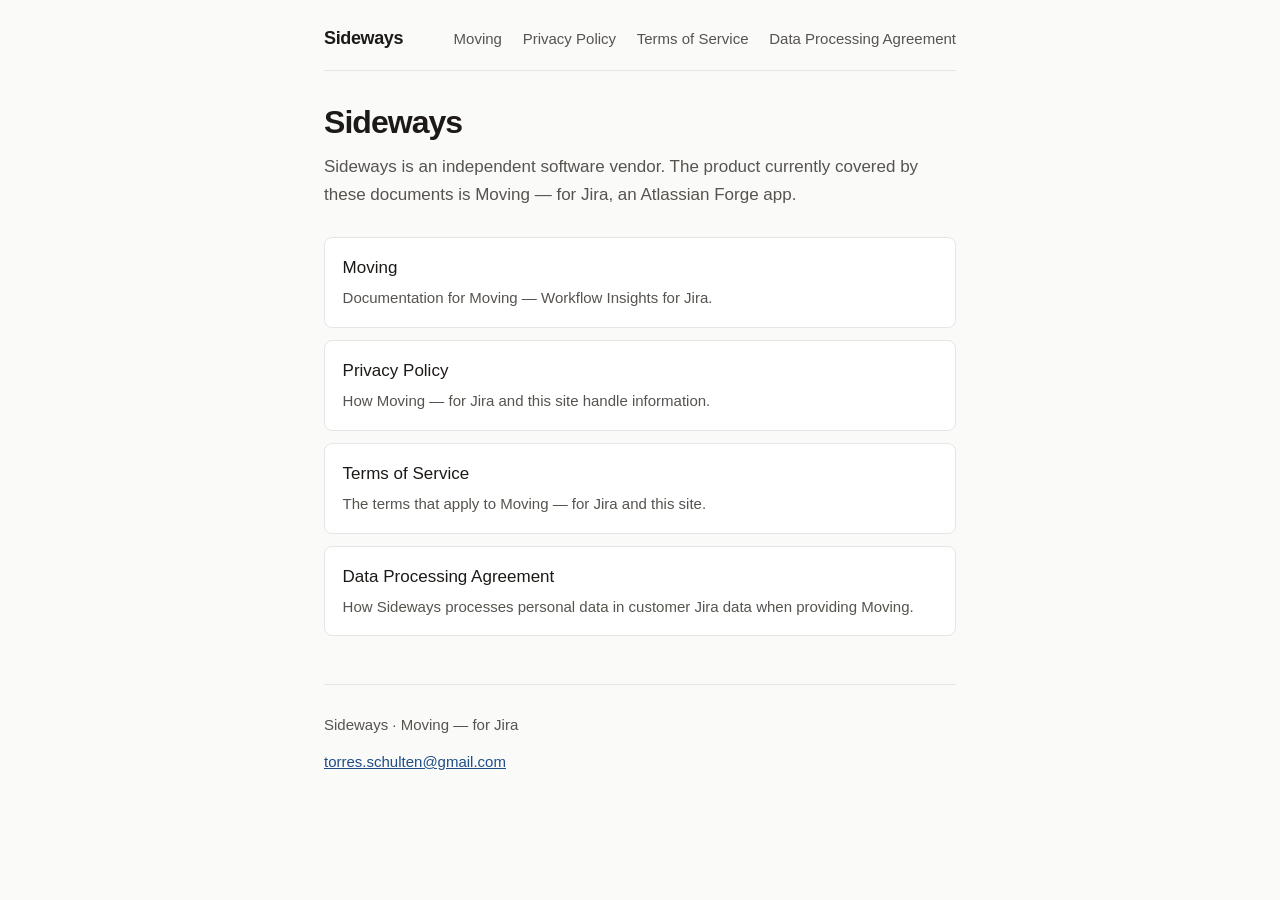
<file: index.html>
<!DOCTYPE html>
<html lang="en">
<head>
  <meta charset="utf-8">
  <meta name="viewport" content="width=device-width, initial-scale=1">
  <meta name="referrer" content="no-referrer">
  <title>Sideways</title>
  <meta name="description" content="Legal documents for Sideways, the vendor of Moving — for Jira.">
  <link rel="icon" href="favicon.png" type="image/png" sizes="192x192">
  <link rel="apple-touch-icon" href="favicon.png">
  <link rel="stylesheet" href="styles.css">
</head>
<body>
  <div class="wrap">
    <header class="site-header">
      <a class="brand" href="./">Sideways</a>
      <nav class="nav" aria-label="Site">
        <a href="moving/">Moving</a>
        <a href="privacy/">Privacy Policy</a>
        <a href="terms/">Terms of Service</a>
        <a href="dpa/">Data Processing Agreement</a>
      </nav>
    </header>

    <main>
      <h1>Sideways</h1>
      <p class="lede">Sideways is an independent software vendor. The product currently covered by these documents is Moving — for Jira, an Atlassian Forge app.</p>
      <ul class="card-list">
        <li>
          <a href="moving/">
            Moving
            <span>Documentation for Moving — Workflow Insights for Jira.</span>
          </a>
        </li>
        <li>
          <a href="privacy/">
            Privacy Policy
            <span>How Moving — for Jira and this site handle information.</span>
          </a>
        </li>
        <li>
          <a href="terms/">
            Terms of Service
            <span>The terms that apply to Moving — for Jira and this site.</span>
          </a>
        </li>
        <li>
          <a href="dpa/">
            Data Processing Agreement
            <span>How Sideways processes personal data in customer Jira data when providing Moving.</span>
          </a>
        </li>
      </ul>
    </main>

    <footer class="site-footer">
      <p>Sideways · Moving — for Jira</p>
      <p><a href="mailto:torres.schulten@gmail.com">torres.schulten@gmail.com</a></p>
    </footer>
  </div>
</body>
</html>
</file>
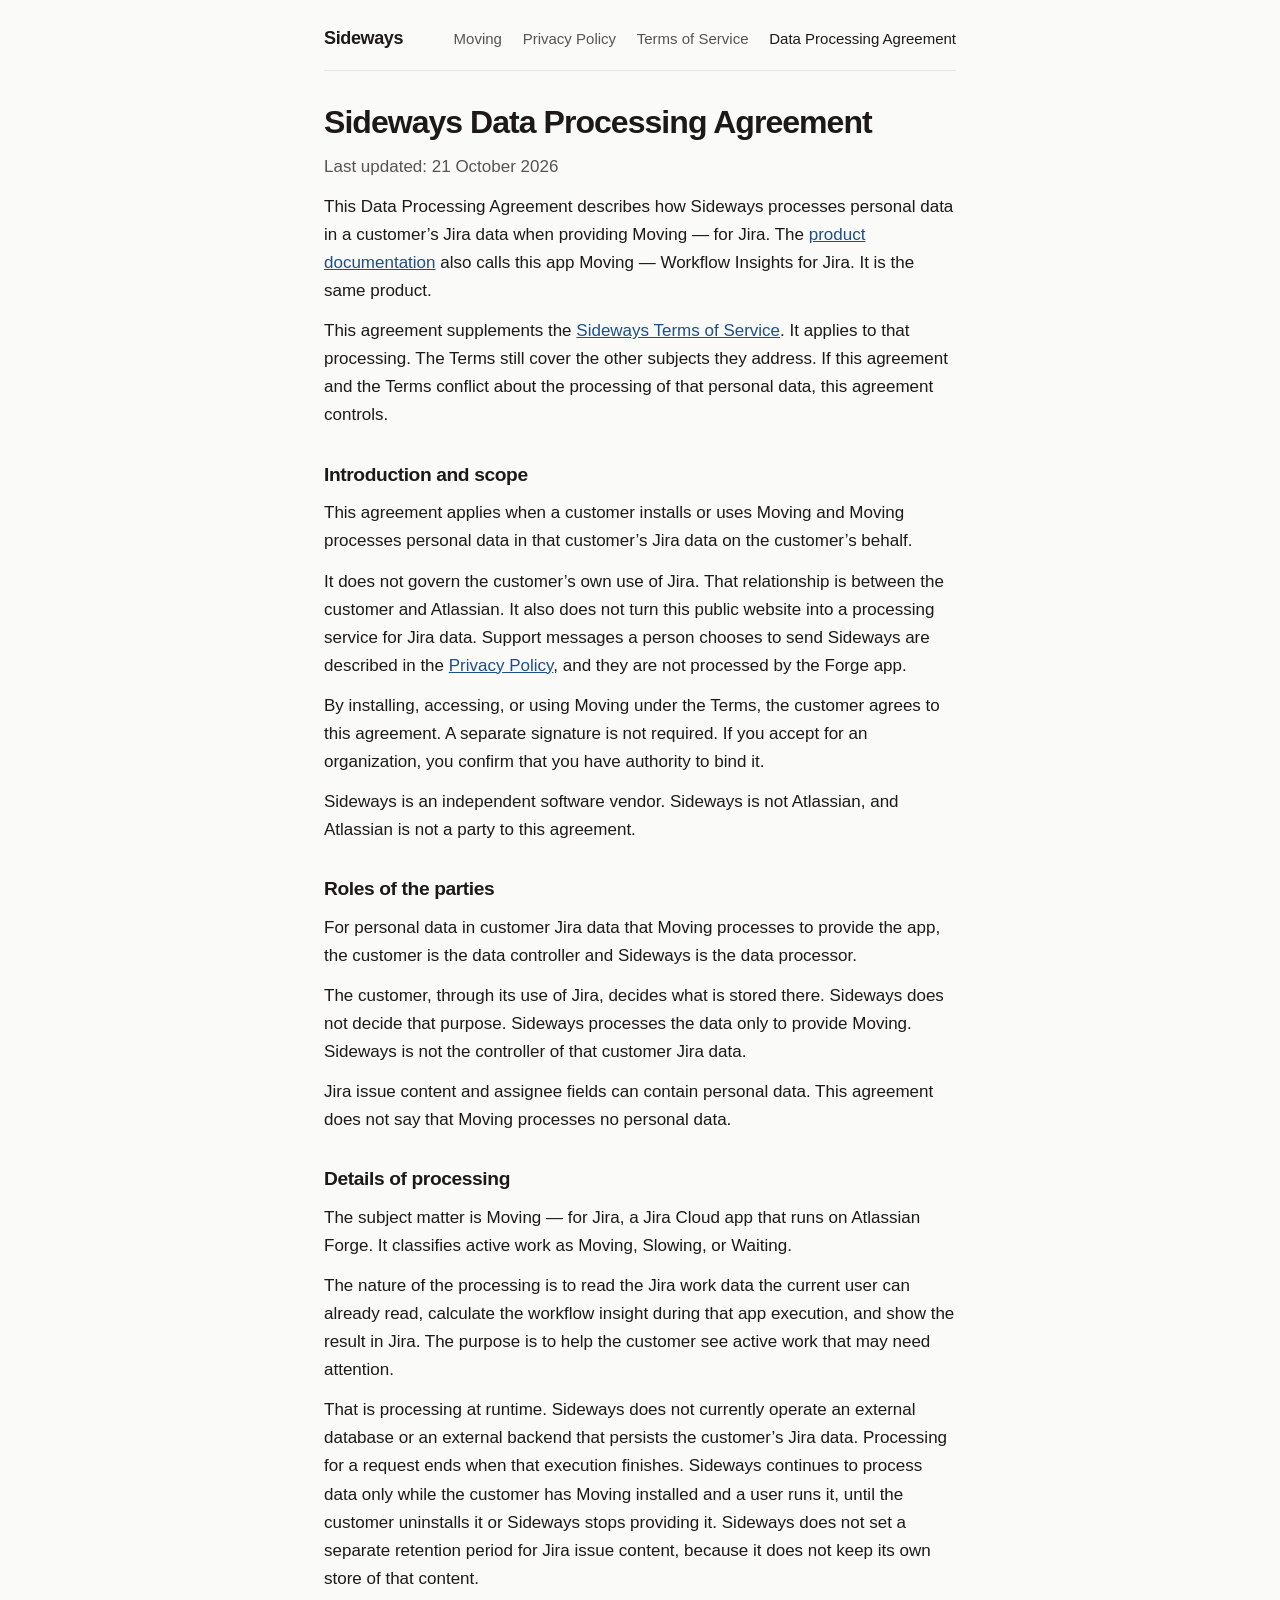
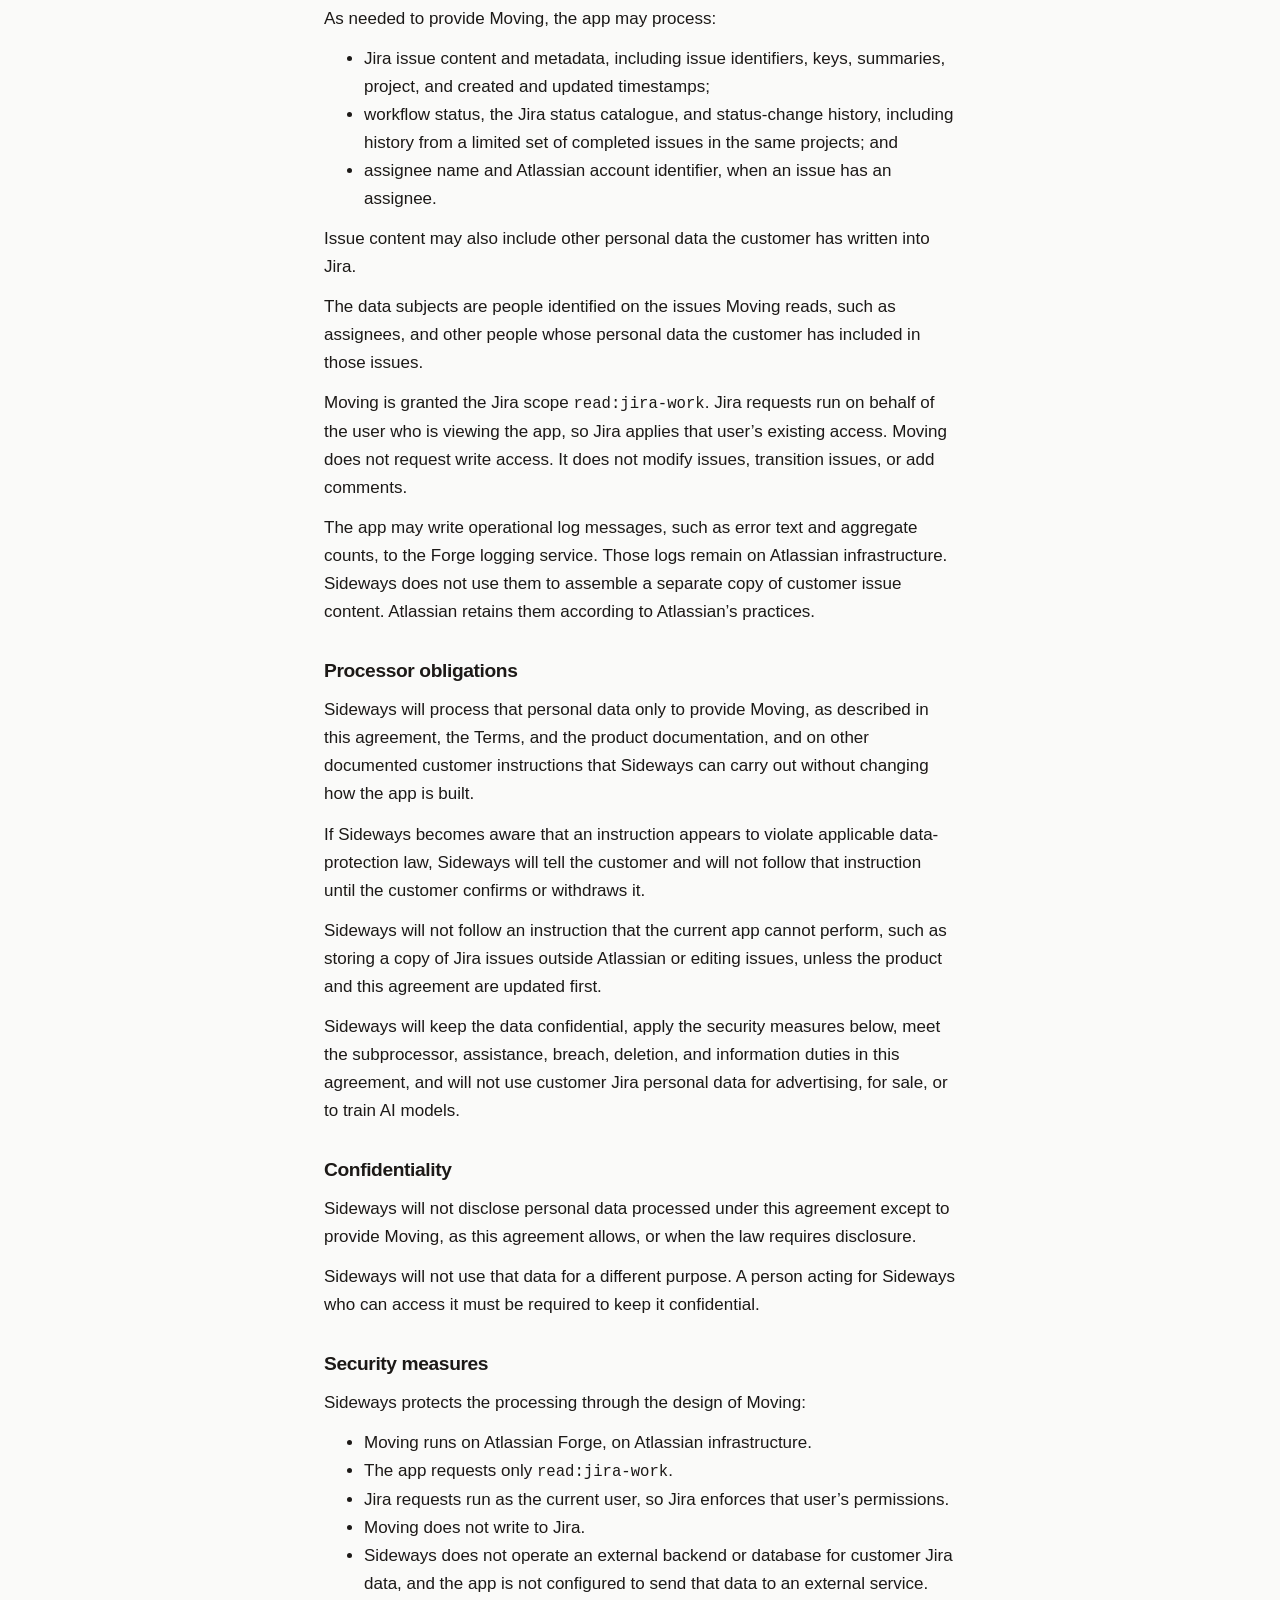
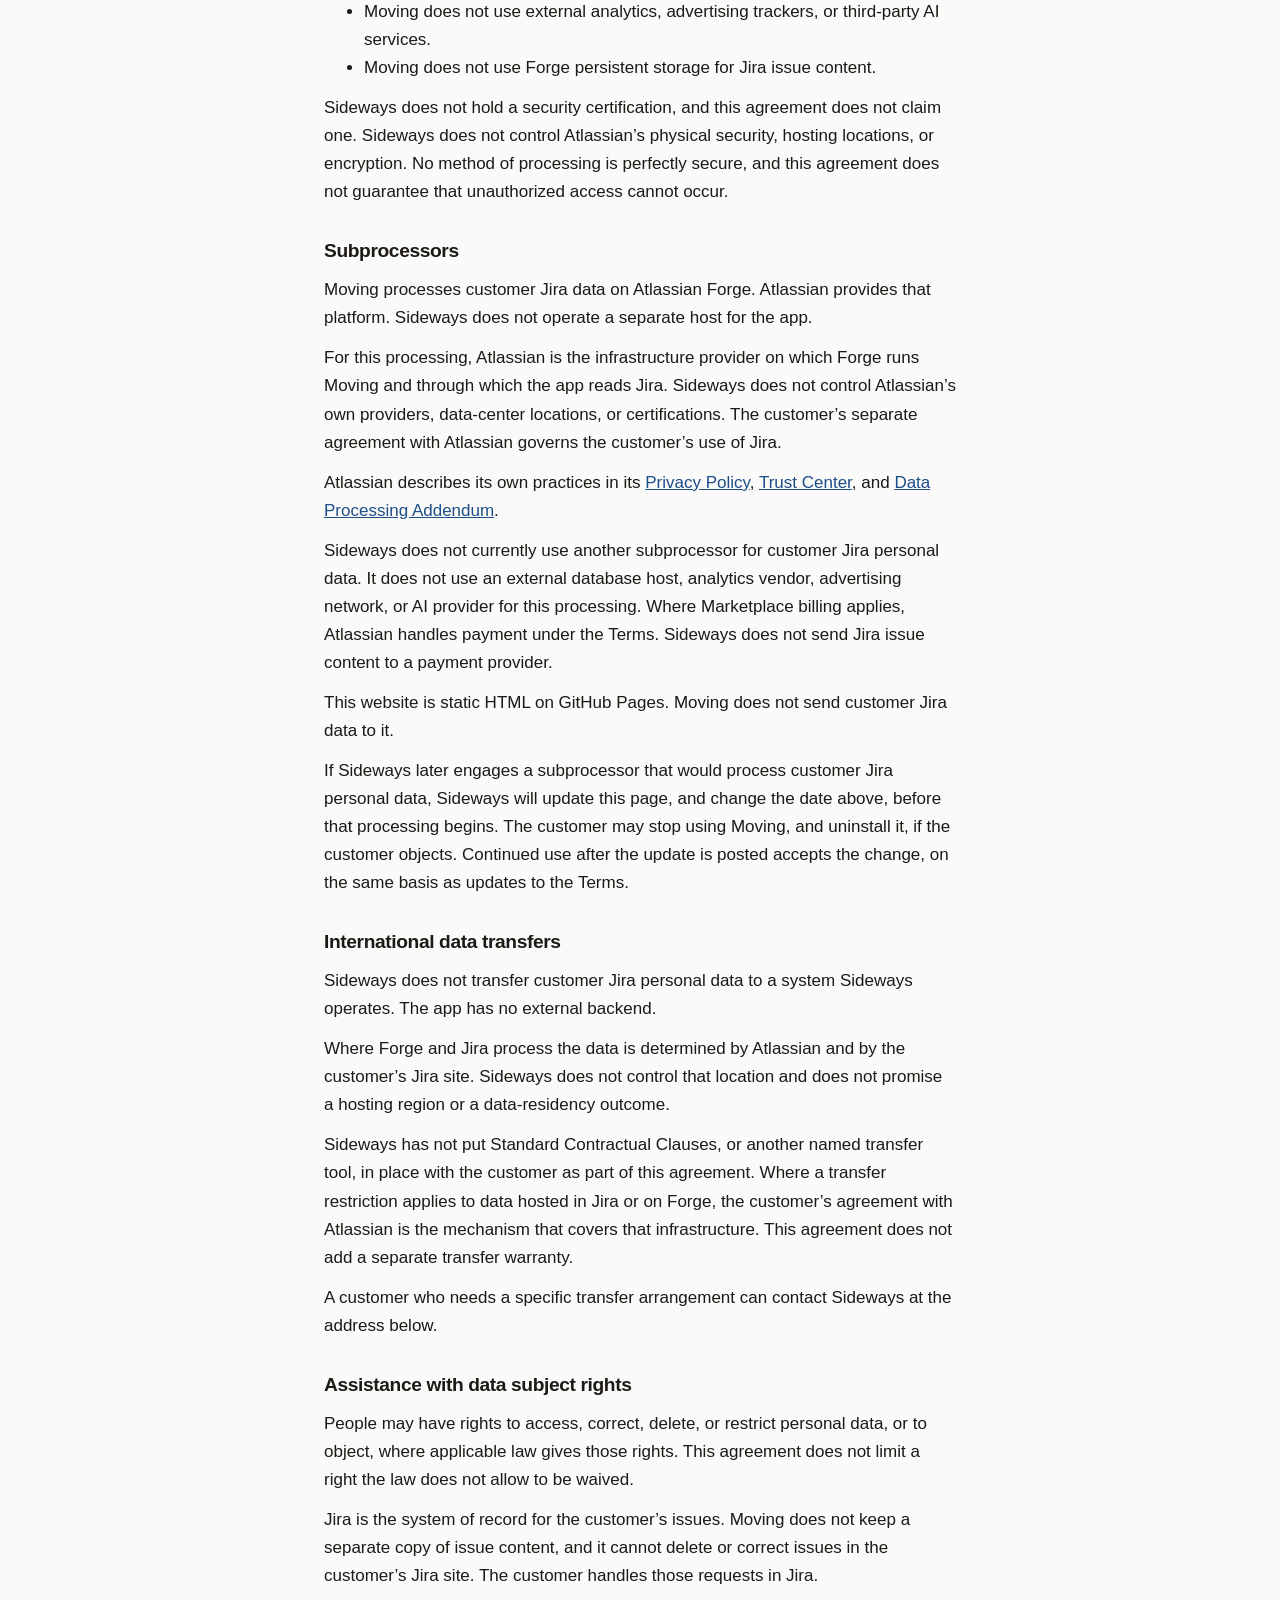
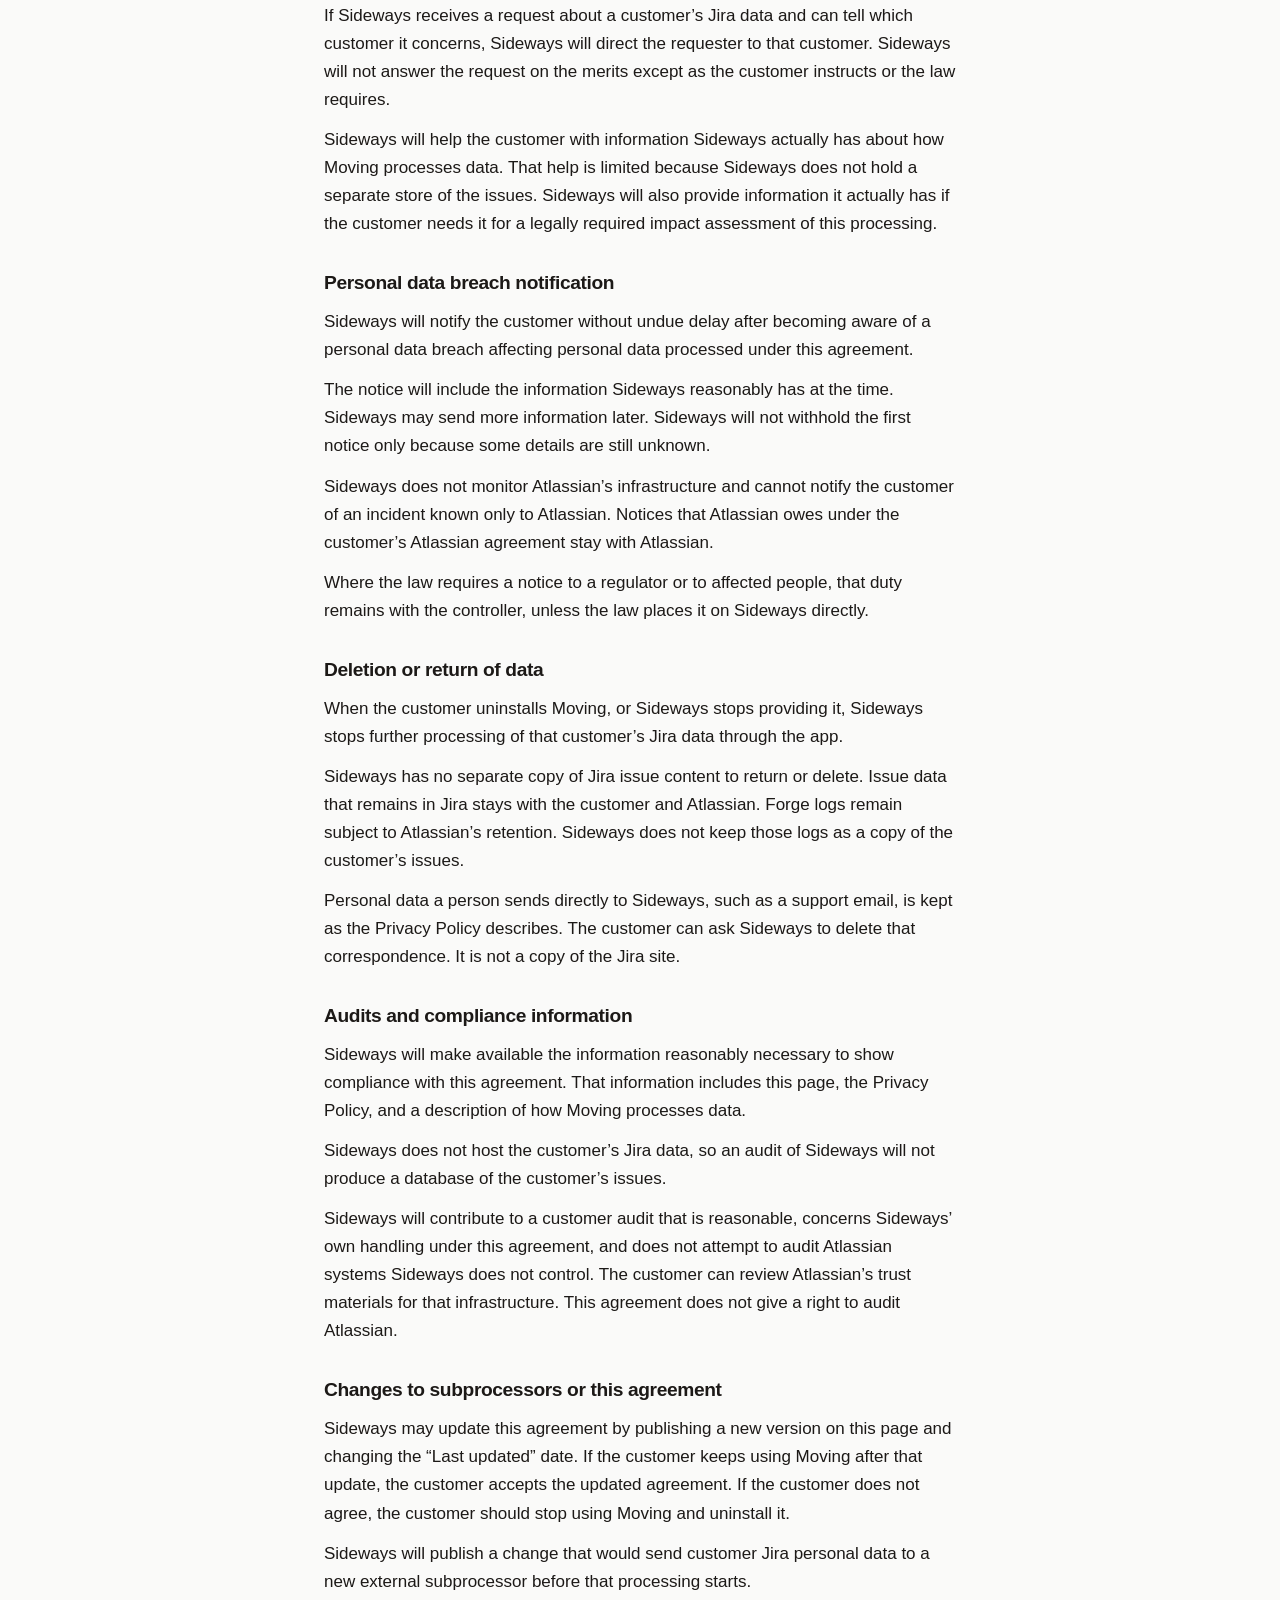
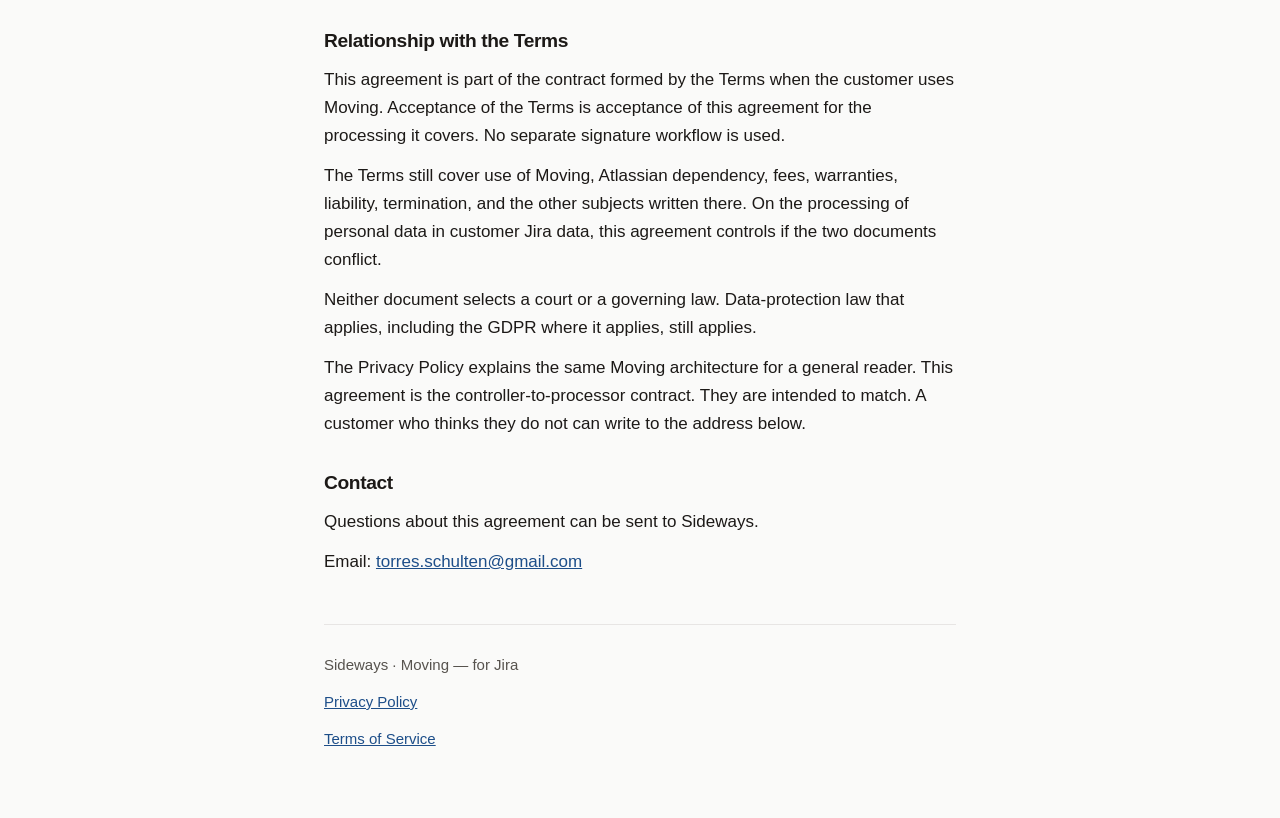
<file: dpa/index.html>
<!DOCTYPE html>
<html lang="en">
<head>
  <meta charset="utf-8">
  <meta name="viewport" content="width=device-width, initial-scale=1">
  <meta name="referrer" content="no-referrer">
  <title>Sideways Data Processing Agreement</title>
  <meta name="description" content="Data Processing Agreement for Moving — for Jira, published by Sideways.">
  <link rel="icon" href="../favicon.png" type="image/png" sizes="192x192">
  <link rel="apple-touch-icon" href="../favicon.png">
  <link rel="stylesheet" href="../styles.css">
</head>
<body>
  <div class="wrap">
    <header class="site-header">
      <a class="brand" href="../">Sideways</a>
      <nav class="nav" aria-label="Site">
        <a href="../moving/">Moving</a>
        <a href="../privacy/">Privacy Policy</a>
        <a href="../terms/">Terms of Service</a>
        <a href="./" aria-current="page">Data Processing Agreement</a>
      </nav>
    </header>

    <main>
      <h1>Sideways Data Processing Agreement</h1>
      <p class="meta">Last updated: 21 October 2026</p>
      <p>This Data Processing Agreement describes how Sideways processes personal data in a customer’s Jira data when providing Moving — for Jira. The <a href="../moving/">product documentation</a> also calls this app Moving — Workflow Insights for Jira. It is the same product.</p>
      <p>This agreement supplements the <a href="../terms/">Sideways Terms of Service</a>. It applies to that processing. The Terms still cover the other subjects they address. If this agreement and the Terms conflict about the processing of that personal data, this agreement controls.</p>

      <h2>Introduction and scope</h2>
      <p>This agreement applies when a customer installs or uses Moving and Moving processes personal data in that customer’s Jira data on the customer’s behalf.</p>
      <p>It does not govern the customer’s own use of Jira. That relationship is between the customer and Atlassian. It also does not turn this public website into a processing service for Jira data. Support messages a person chooses to send Sideways are described in the <a href="../privacy/">Privacy Policy</a>, and they are not processed by the Forge app.</p>
      <p>By installing, accessing, or using Moving under the Terms, the customer agrees to this agreement. A separate signature is not required. If you accept for an organization, you confirm that you have authority to bind it.</p>
      <p>Sideways is an independent software vendor. Sideways is not Atlassian, and Atlassian is not a party to this agreement.</p>

      <h2>Roles of the parties</h2>
      <p>For personal data in customer Jira data that Moving processes to provide the app, the customer is the data controller and Sideways is the data processor.</p>
      <p>The customer, through its use of Jira, decides what is stored there. Sideways does not decide that purpose. Sideways processes the data only to provide Moving. Sideways is not the controller of that customer Jira data.</p>
      <p>Jira issue content and assignee fields can contain personal data. This agreement does not say that Moving processes no personal data.</p>

      <h2>Details of processing</h2>
      <p>The subject matter is Moving — for Jira, a Jira Cloud app that runs on Atlassian Forge. It classifies active work as Moving, Slowing, or Waiting.</p>
      <p>The nature of the processing is to read the Jira work data the current user can already read, calculate the workflow insight during that app execution, and show the result in Jira. The purpose is to help the customer see active work that may need attention.</p>
      <p>That is processing at runtime. Sideways does not currently operate an external database or an external backend that persists the customer’s Jira data. Processing for a request ends when that execution finishes. Sideways continues to process data only while the customer has Moving installed and a user runs it, until the customer uninstalls it or Sideways stops providing it. Sideways does not set a separate retention period for Jira issue content, because it does not keep its own store of that content.</p>
      <p>As needed to provide Moving, the app may process:</p>
      <ul>
        <li>Jira issue content and metadata, including issue identifiers, keys, summaries, project, and created and updated timestamps;</li>
        <li>workflow status, the Jira status catalogue, and status-change history, including history from a limited set of completed issues in the same projects; and</li>
        <li>assignee name and Atlassian account identifier, when an issue has an assignee.</li>
      </ul>
      <p>Issue content may also include other personal data the customer has written into Jira.</p>
      <p>The data subjects are people identified on the issues Moving reads, such as assignees, and other people whose personal data the customer has included in those issues.</p>
      <p>Moving is granted the Jira scope <code>read:jira-work</code>. Jira requests run on behalf of the user who is viewing the app, so Jira applies that user’s existing access. Moving does not request write access. It does not modify issues, transition issues, or add comments.</p>
      <p>The app may write operational log messages, such as error text and aggregate counts, to the Forge logging service. Those logs remain on Atlassian infrastructure. Sideways does not use them to assemble a separate copy of customer issue content. Atlassian retains them according to Atlassian’s practices.</p>

      <h2>Processor obligations</h2>
      <p>Sideways will process that personal data only to provide Moving, as described in this agreement, the Terms, and the product documentation, and on other documented customer instructions that Sideways can carry out without changing how the app is built.</p>
      <p>If Sideways becomes aware that an instruction appears to violate applicable data-protection law, Sideways will tell the customer and will not follow that instruction until the customer confirms or withdraws it.</p>
      <p>Sideways will not follow an instruction that the current app cannot perform, such as storing a copy of Jira issues outside Atlassian or editing issues, unless the product and this agreement are updated first.</p>
      <p>Sideways will keep the data confidential, apply the security measures below, meet the subprocessor, assistance, breach, deletion, and information duties in this agreement, and will not use customer Jira personal data for advertising, for sale, or to train AI models.</p>

      <h2>Confidentiality</h2>
      <p>Sideways will not disclose personal data processed under this agreement except to provide Moving, as this agreement allows, or when the law requires disclosure.</p>
      <p>Sideways will not use that data for a different purpose. A person acting for Sideways who can access it must be required to keep it confidential.</p>

      <h2>Security measures</h2>
      <p>Sideways protects the processing through the design of Moving:</p>
      <ul>
        <li>Moving runs on Atlassian Forge, on Atlassian infrastructure.</li>
        <li>The app requests only <code>read:jira-work</code>.</li>
        <li>Jira requests run as the current user, so Jira enforces that user’s permissions.</li>
        <li>Moving does not write to Jira.</li>
        <li>Sideways does not operate an external backend or database for customer Jira data, and the app is not configured to send that data to an external service.</li>
        <li>Moving does not use external analytics, advertising trackers, or third-party AI services.</li>
        <li>Moving does not use Forge persistent storage for Jira issue content.</li>
      </ul>
      <p>Sideways does not hold a security certification, and this agreement does not claim one. Sideways does not control Atlassian’s physical security, hosting locations, or encryption. No method of processing is perfectly secure, and this agreement does not guarantee that unauthorized access cannot occur.</p>

      <h2>Subprocessors</h2>
      <p>Moving processes customer Jira data on Atlassian Forge. Atlassian provides that platform. Sideways does not operate a separate host for the app.</p>
      <p>For this processing, Atlassian is the infrastructure provider on which Forge runs Moving and through which the app reads Jira. Sideways does not control Atlassian’s own providers, data-center locations, or certifications. The customer’s separate agreement with Atlassian governs the customer’s use of Jira.</p>
      <p>Atlassian describes its own practices in its <a href="https://www.atlassian.com/legal/privacy-policy">Privacy Policy</a>, <a href="https://www.atlassian.com/trust">Trust Center</a>, and <a href="https://www.atlassian.com/legal/data-processing-addendum">Data Processing Addendum</a>.</p>
      <p>Sideways does not currently use another subprocessor for customer Jira personal data. It does not use an external database host, analytics vendor, advertising network, or AI provider for this processing. Where Marketplace billing applies, Atlassian handles payment under the Terms. Sideways does not send Jira issue content to a payment provider.</p>
      <p>This website is static HTML on GitHub Pages. Moving does not send customer Jira data to it.</p>
      <p>If Sideways later engages a subprocessor that would process customer Jira personal data, Sideways will update this page, and change the date above, before that processing begins. The customer may stop using Moving, and uninstall it, if the customer objects. Continued use after the update is posted accepts the change, on the same basis as updates to the Terms.</p>

      <h2>International data transfers</h2>
      <p>Sideways does not transfer customer Jira personal data to a system Sideways operates. The app has no external backend.</p>
      <p>Where Forge and Jira process the data is determined by Atlassian and by the customer’s Jira site. Sideways does not control that location and does not promise a hosting region or a data-residency outcome.</p>
      <p>Sideways has not put Standard Contractual Clauses, or another named transfer tool, in place with the customer as part of this agreement. Where a transfer restriction applies to data hosted in Jira or on Forge, the customer’s agreement with Atlassian is the mechanism that covers that infrastructure. This agreement does not add a separate transfer warranty.</p>
      <p>A customer who needs a specific transfer arrangement can contact Sideways at the address below.</p>

      <h2>Assistance with data subject rights</h2>
      <p>People may have rights to access, correct, delete, or restrict personal data, or to object, where applicable law gives those rights. This agreement does not limit a right the law does not allow to be waived.</p>
      <p>Jira is the system of record for the customer’s issues. Moving does not keep a separate copy of issue content, and it cannot delete or correct issues in the customer’s Jira site. The customer handles those requests in Jira.</p>
      <p>If Sideways receives a request about a customer’s Jira data and can tell which customer it concerns, Sideways will direct the requester to that customer. Sideways will not answer the request on the merits except as the customer instructs or the law requires.</p>
      <p>Sideways will help the customer with information Sideways actually has about how Moving processes data. That help is limited because Sideways does not hold a separate store of the issues. Sideways will also provide information it actually has if the customer needs it for a legally required impact assessment of this processing.</p>

      <h2>Personal data breach notification</h2>
      <p>Sideways will notify the customer without undue delay after becoming aware of a personal data breach affecting personal data processed under this agreement.</p>
      <p>The notice will include the information Sideways reasonably has at the time. Sideways may send more information later. Sideways will not withhold the first notice only because some details are still unknown.</p>
      <p>Sideways does not monitor Atlassian’s infrastructure and cannot notify the customer of an incident known only to Atlassian. Notices that Atlassian owes under the customer’s Atlassian agreement stay with Atlassian.</p>
      <p>Where the law requires a notice to a regulator or to affected people, that duty remains with the controller, unless the law places it on Sideways directly.</p>

      <h2>Deletion or return of data</h2>
      <p>When the customer uninstalls Moving, or Sideways stops providing it, Sideways stops further processing of that customer’s Jira data through the app.</p>
      <p>Sideways has no separate copy of Jira issue content to return or delete. Issue data that remains in Jira stays with the customer and Atlassian. Forge logs remain subject to Atlassian’s retention. Sideways does not keep those logs as a copy of the customer’s issues.</p>
      <p>Personal data a person sends directly to Sideways, such as a support email, is kept as the Privacy Policy describes. The customer can ask Sideways to delete that correspondence. It is not a copy of the Jira site.</p>

      <h2>Audits and compliance information</h2>
      <p>Sideways will make available the information reasonably necessary to show compliance with this agreement. That information includes this page, the Privacy Policy, and a description of how Moving processes data.</p>
      <p>Sideways does not host the customer’s Jira data, so an audit of Sideways will not produce a database of the customer’s issues.</p>
      <p>Sideways will contribute to a customer audit that is reasonable, concerns Sideways’ own handling under this agreement, and does not attempt to audit Atlassian systems Sideways does not control. The customer can review Atlassian’s trust materials for that infrastructure. This agreement does not give a right to audit Atlassian.</p>

      <h2>Changes to subprocessors or this agreement</h2>
      <p>Sideways may update this agreement by publishing a new version on this page and changing the “Last updated” date. If the customer keeps using Moving after that update, the customer accepts the updated agreement. If the customer does not agree, the customer should stop using Moving and uninstall it.</p>
      <p>Sideways will publish a change that would send customer Jira personal data to a new external subprocessor before that processing starts.</p>

      <h2>Relationship with the Terms</h2>
      <p>This agreement is part of the contract formed by the Terms when the customer uses Moving. Acceptance of the Terms is acceptance of this agreement for the processing it covers. No separate signature workflow is used.</p>
      <p>The Terms still cover use of Moving, Atlassian dependency, fees, warranties, liability, termination, and the other subjects written there. On the processing of personal data in customer Jira data, this agreement controls if the two documents conflict.</p>
      <p>Neither document selects a court or a governing law. Data-protection law that applies, including the GDPR where it applies, still applies.</p>
      <p>The Privacy Policy explains the same Moving architecture for a general reader. This agreement is the controller-to-processor contract. They are intended to match. A customer who thinks they do not can write to the address below.</p>

      <h2>Contact</h2>
      <p>Questions about this agreement can be sent to Sideways.</p>
      <p>Email: <a href="mailto:torres.schulten@gmail.com">torres.schulten@gmail.com</a></p>
    </main>

    <footer class="site-footer">
      <p>Sideways · Moving — for Jira</p>
      <p><a href="../privacy/">Privacy Policy</a></p>
      <p><a href="../terms/">Terms of Service</a></p>
    </footer>
  </div>
</body>
</html>
</file>
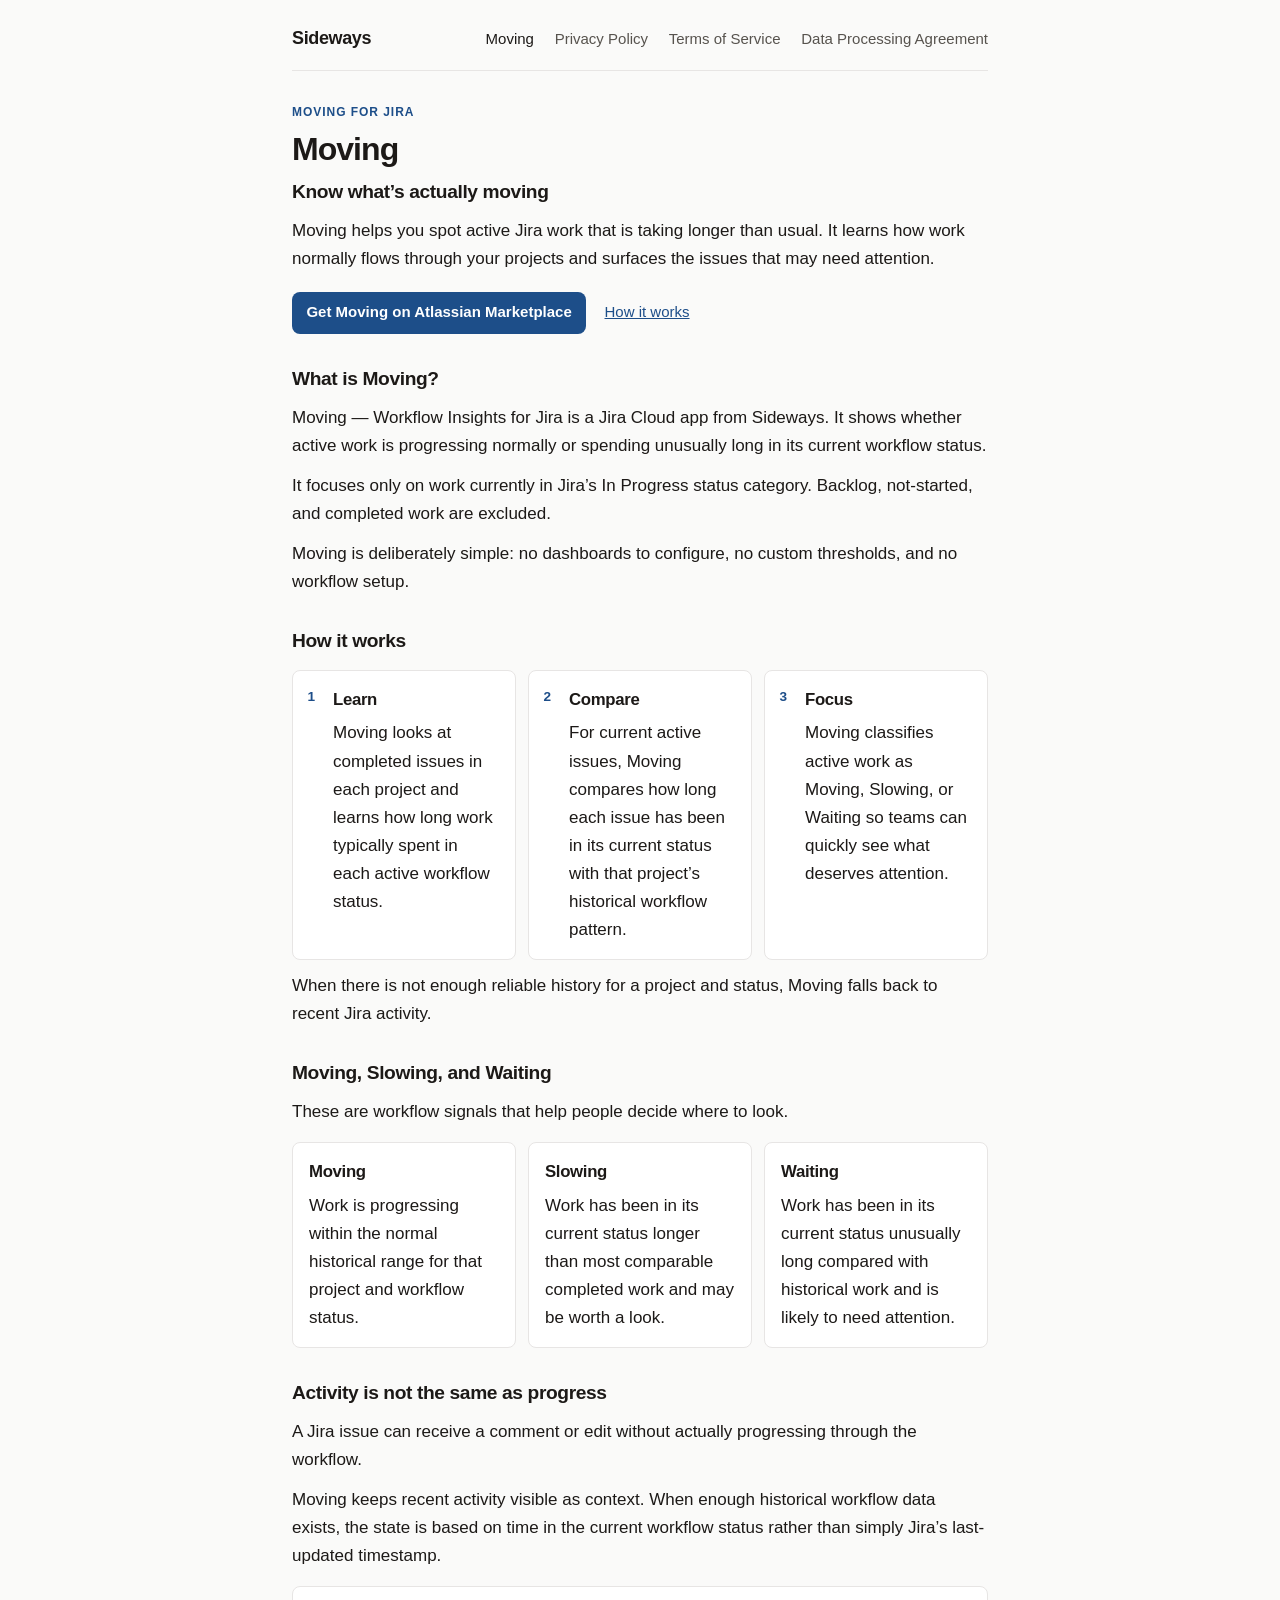
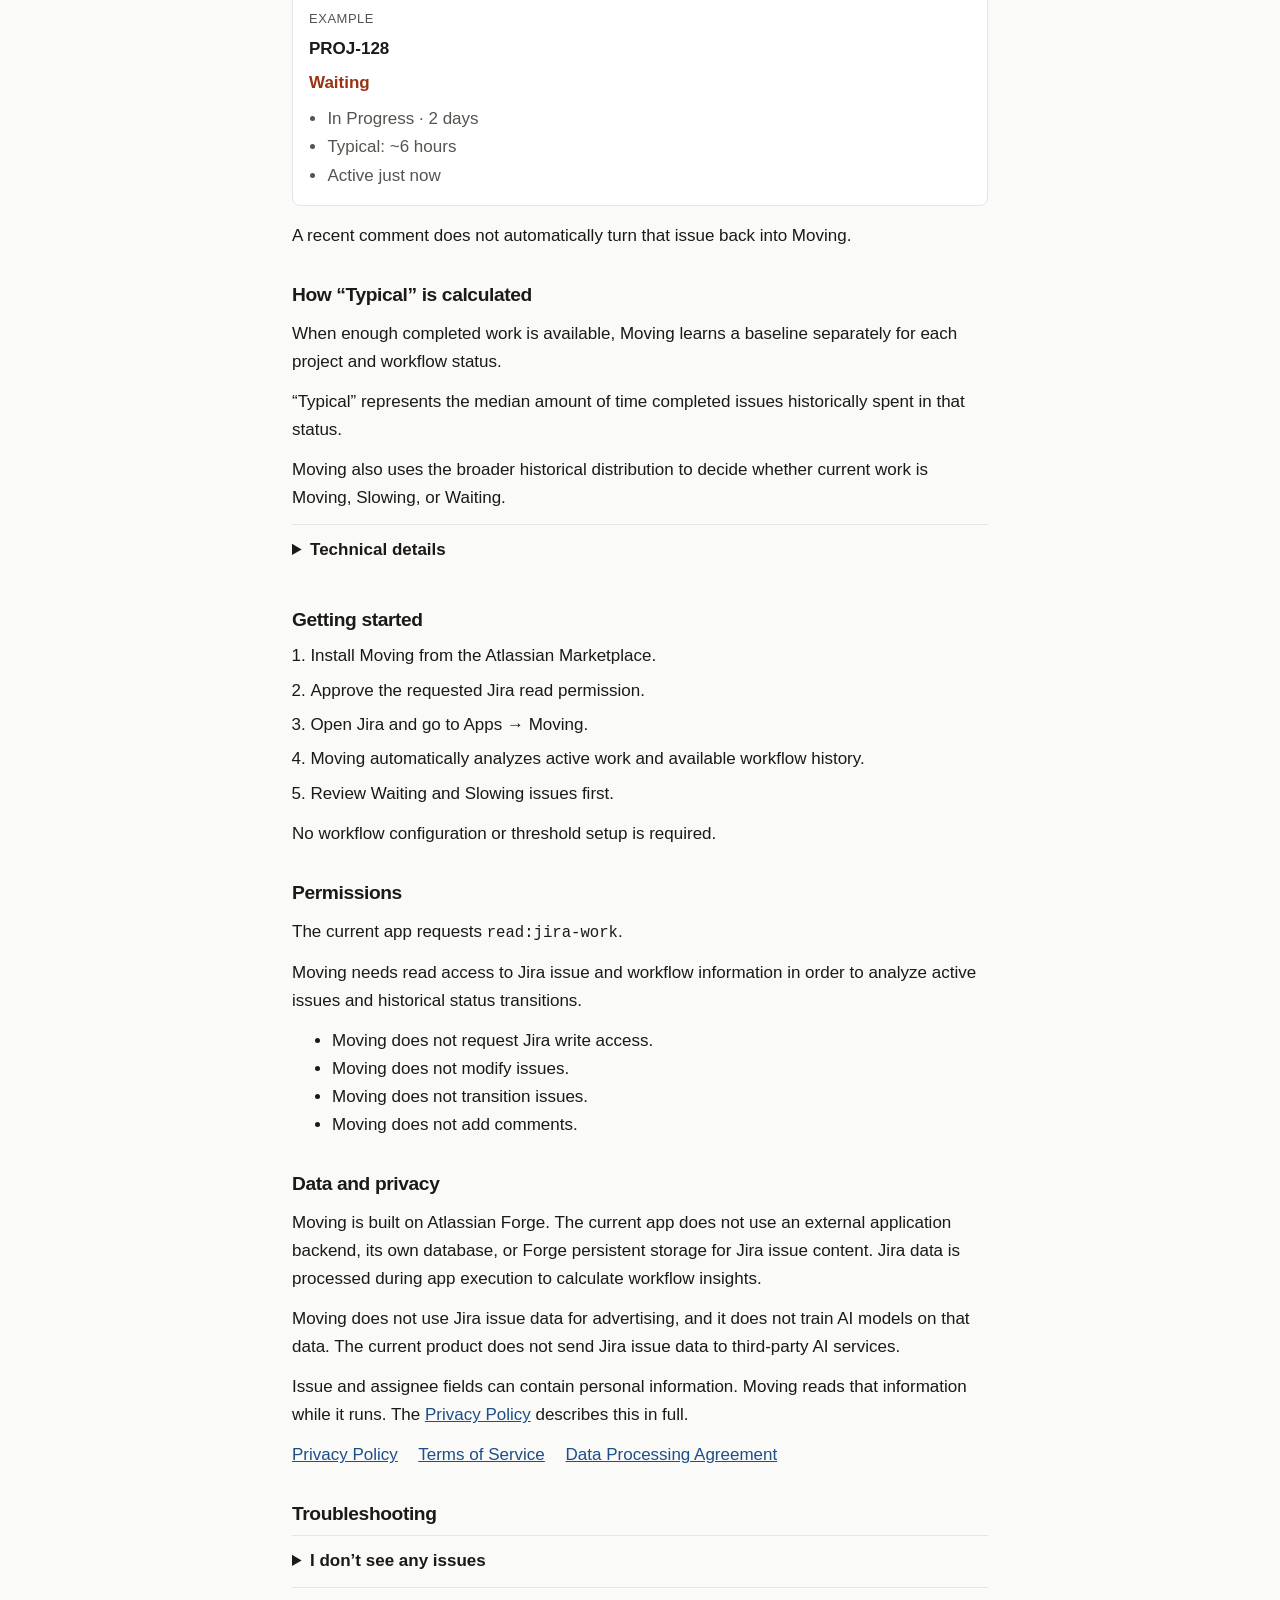
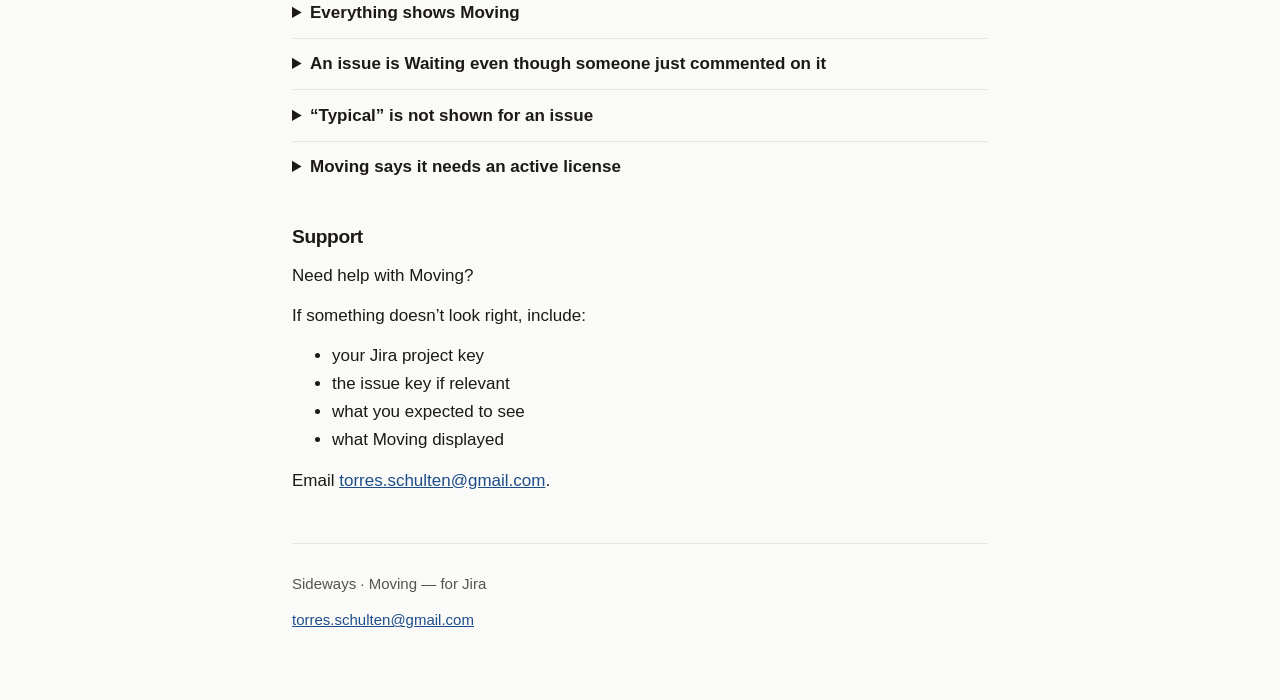
<file: moving/index.html>
<!DOCTYPE html>
<html lang="en">
<head>
  <meta charset="utf-8">
  <meta name="viewport" content="width=device-width, initial-scale=1">
  <meta name="referrer" content="no-referrer">
  <title>Moving for Jira — Documentation | Sideways</title>
  <meta name="description" content="Learn how Moving identifies Jira work that is Moving, Slowing, or Waiting based on your project's workflow history.">
  <link rel="icon" href="../favicon.png" type="image/png" sizes="192x192">
  <link rel="apple-touch-icon" href="../favicon.png">
  <link rel="stylesheet" href="../styles.css">
  <link rel="stylesheet" href="docs.css">
</head>
<body>
  <div class="wrap wrap-docs">
    <header class="site-header">
      <a class="brand" href="../">Sideways</a>
      <nav class="nav" aria-label="Site">
        <a href="./" aria-current="page">Moving</a>
        <a href="../privacy/">Privacy Policy</a>
        <a href="../terms/">Terms of Service</a>
        <a href="../dpa/">Data Processing Agreement</a>
      </nav>
    </header>

    <main>
      <p class="eyebrow">Moving for Jira</p>
      <h1>Moving</h1>
      <p class="subtitle">Know what’s actually moving</p>
      <p>Moving helps you spot active Jira work that is taking longer than usual. It learns how work normally flows through your projects and surfaces the issues that may need attention.</p>
      <p class="actions">
        <!-- MARKETPLACE_URL_TODO: replace this href with the Atlassian Marketplace listing URL. -->
        <a class="button" href="MARKETPLACE_URL_TODO">Get Moving on Atlassian Marketplace</a>
        <a class="quiet-link" href="#how-it-works">How it works</a>
      </p>

      <h2 id="what-is-moving">What is Moving?</h2>
      <p>Moving — Workflow Insights for Jira is a Jira Cloud app from Sideways. It shows whether active work is progressing normally or spending unusually long in its current workflow status.</p>
      <p>It focuses only on work currently in Jira’s In Progress status category. Backlog, not-started, and completed work are excluded.</p>
      <p>Moving is deliberately simple: no dashboards to configure, no custom thresholds, and no workflow setup.</p>

      <h2 id="how-it-works">How it works</h2>
      <ol class="step-grid">
        <li>
          <h3>Learn</h3>
          <p>Moving looks at completed issues in each project and learns how long work typically spent in each active workflow status.</p>
        </li>
        <li>
          <h3>Compare</h3>
          <p>For current active issues, Moving compares how long each issue has been in its current status with that project’s historical workflow pattern.</p>
        </li>
        <li>
          <h3>Focus</h3>
          <p>Moving classifies active work as Moving, Slowing, or Waiting so teams can quickly see what deserves attention.</p>
        </li>
      </ol>
      <p>When there is not enough reliable history for a project and status, Moving falls back to recent Jira activity.</p>

      <h2 id="states">Moving, Slowing, and Waiting</h2>
      <p>These are workflow signals that help people decide where to look.</p>
      <div class="card-grid">
        <article class="signal signal-moving">
          <h3>Moving</h3>
          <p>Work is progressing within the normal historical range for that project and workflow status.</p>
        </article>
        <article class="signal signal-slowing">
          <h3>Slowing</h3>
          <p>Work has been in its current status longer than most comparable completed work and may be worth a look.</p>
        </article>
        <article class="signal signal-waiting">
          <h3>Waiting</h3>
          <p>Work has been in its current status unusually long compared with historical work and is likely to need attention.</p>
        </article>
      </div>

      <h2 id="activity">Activity is not the same as progress</h2>
      <p>A Jira issue can receive a comment or edit without actually progressing through the workflow.</p>
      <p>Moving keeps recent activity visible as context. When enough historical workflow data exists, the state is based on time in the current workflow status rather than simply Jira’s last-updated timestamp.</p>
      <div class="example">
        <p class="example-label">Example</p>
        <p class="example-key">PROJ-128</p>
        <p class="example-state">Waiting</p>
        <ul>
          <li>In Progress · 2 days</li>
          <li>Typical: ~6 hours</li>
          <li>Active just now</li>
        </ul>
      </div>
      <p>A recent comment does not automatically turn that issue back into Moving.</p>

      <h2 id="typical">How “Typical” is calculated</h2>
      <p>When enough completed work is available, Moving learns a baseline separately for each project and workflow status.</p>
      <p>“Typical” represents the median amount of time completed issues historically spent in that status.</p>
      <p>Moving also uses the broader historical distribution to decide whether current work is Moving, Slowing, or Waiting.</p>
      <details>
        <summary>Technical details</summary>
        <ul>
          <li>Baselines are specific to a project and a workflow status.</li>
          <li>Only completed historical issues contribute closed status intervals.</li>
          <li>A baseline is reliable when it has at least 10 historical samples.</li>
          <li>With a reliable baseline, time below the historical 75th percentile is Moving.</li>
          <li>Time at or above the 75th percentile and below the 90th percentile is Slowing.</li>
          <li>Time at or above the 90th percentile is Waiting.</li>
          <li>Without a reliable baseline, Moving uses recent activity: under 24 hours is Moving, from 24 hours up to but not including 72 hours is Slowing, and 72 hours or more is Waiting.</li>
        </ul>
      </details>

      <h2 id="getting-started">Getting started</h2>
      <ol class="steps-list">
        <li>Install Moving from the Atlassian Marketplace.</li>
        <li>Approve the requested Jira read permission.</li>
        <li>Open Jira and go to Apps → Moving.</li>
        <li>Moving automatically analyzes active work and available workflow history.</li>
        <li>Review Waiting and Slowing issues first.</li>
      </ol>
      <p>No workflow configuration or threshold setup is required.</p>

      <h2 id="permissions">Permissions</h2>
      <p>The current app requests <code>read:jira-work</code>.</p>
      <p>Moving needs read access to Jira issue and workflow information in order to analyze active issues and historical status transitions.</p>
      <ul>
        <li>Moving does not request Jira write access.</li>
        <li>Moving does not modify issues.</li>
        <li>Moving does not transition issues.</li>
        <li>Moving does not add comments.</li>
      </ul>

      <h2 id="privacy">Data and privacy</h2>
      <p>Moving is built on Atlassian Forge. The current app does not use an external application backend, its own database, or Forge persistent storage for Jira issue content. Jira data is processed during app execution to calculate workflow insights.</p>
      <p>Moving does not use Jira issue data for advertising, and it does not train AI models on that data. The current product does not send Jira issue data to third-party AI services.</p>
      <p>Issue and assignee fields can contain personal information. Moving reads that information while it runs. The <a href="../privacy/">Privacy Policy</a> describes this in full.</p>
      <p class="section-links">
        <a href="../privacy/">Privacy Policy</a>
        <a href="../terms/">Terms of Service</a>
        <a href="../dpa/">Data Processing Agreement</a>
      </p>

      <h2 id="troubleshooting">Troubleshooting</h2>
      <details>
        <summary>I don’t see any issues</summary>
        <p>Moving only analyzes issues currently in Jira’s In Progress status category. Backlog, not-started, and completed issues are excluded.</p>
      </details>
      <details>
        <summary>Everything shows Moving</summary>
        <p>A project and status may not yet have enough historical samples for a reliable workflow baseline. In that case Moving uses recent activity until enough history is available.</p>
      </details>
      <details>
        <summary>An issue is Waiting even though someone just commented on it</summary>
        <p>Comments and edits count as recent activity, but they do not reset how long the issue has been in its current workflow status. With sufficient history, Moving uses workflow progression rather than recent activity to determine the state.</p>
      </details>
      <details>
        <summary>“Typical” is not shown for an issue</summary>
        <p>Moving only shows Typical when there is enough reliable historical data for that project and workflow status.</p>
      </details>
      <details>
        <summary>Moving says it needs an active license</summary>
        <p>The Marketplace subscription for the app is not currently active. The Jira administrator should check the app subscription in Atlassian administration or the Marketplace.</p>
      </details>

      <h2 id="support">Support</h2>
      <p>Need help with Moving?</p>
      <p>If something doesn’t look right, include:</p>
      <ul>
        <li>your Jira project key</li>
        <li>the issue key if relevant</li>
        <li>what you expected to see</li>
        <li>what Moving displayed</li>
      </ul>
      <p>Email <a href="mailto:torres.schulten@gmail.com">torres.schulten@gmail.com</a>.</p>
    </main>

    <footer class="site-footer">
      <p>Sideways · Moving — for Jira</p>
      <p><a href="mailto:torres.schulten@gmail.com">torres.schulten@gmail.com</a></p>
    </footer>
  </div>
</body>
</html>
</file>
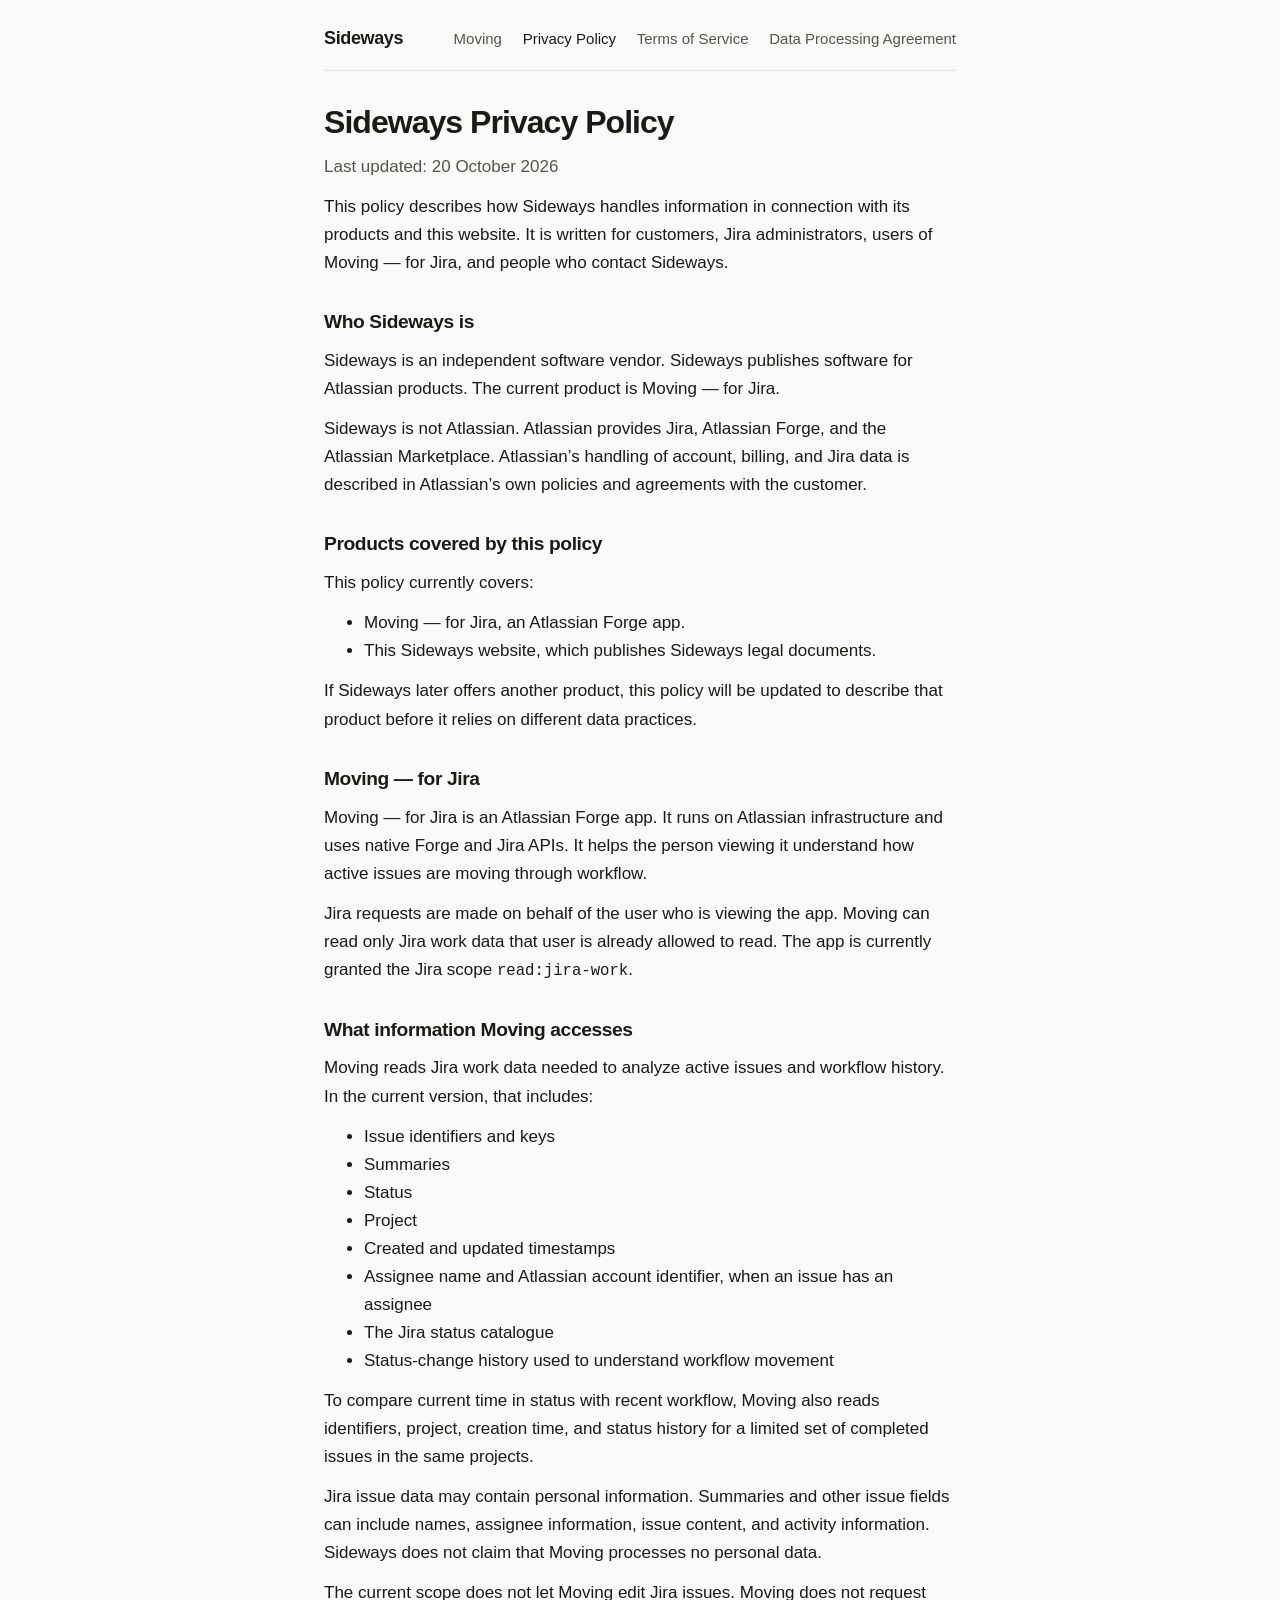
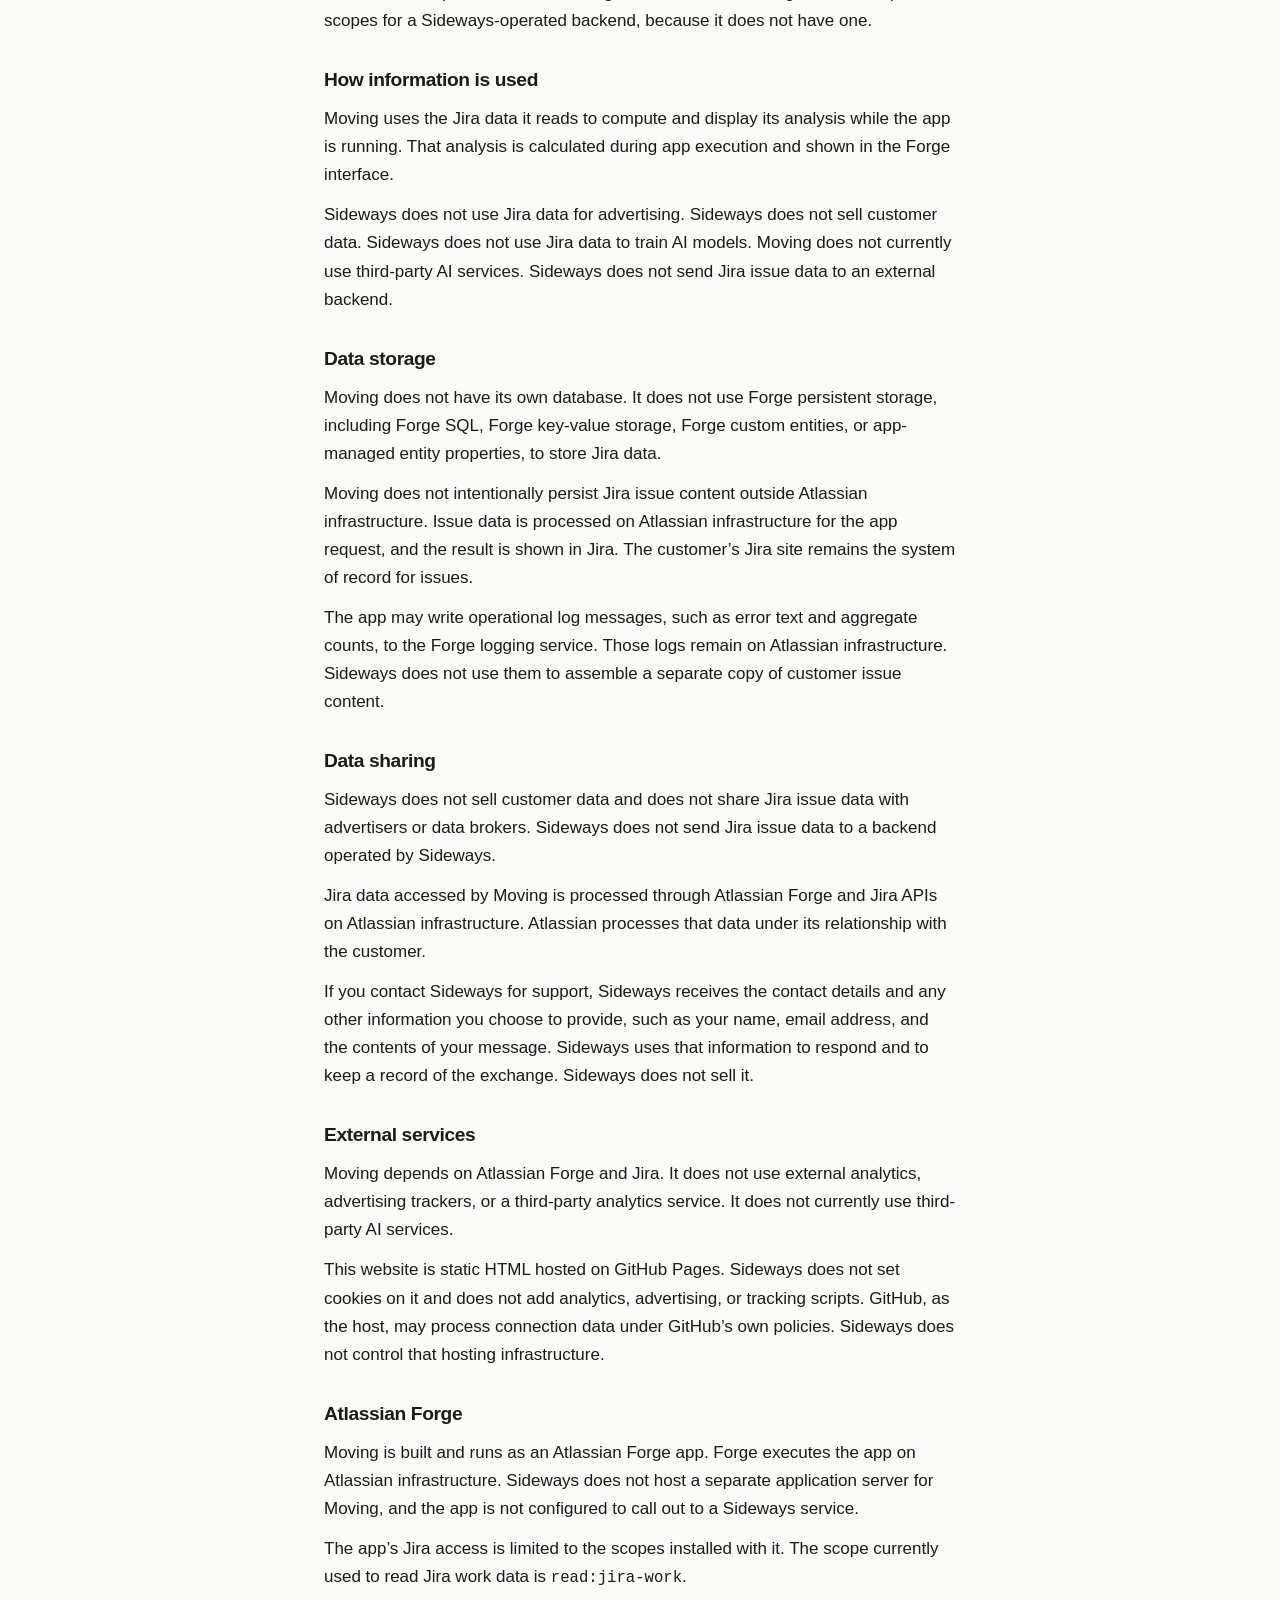
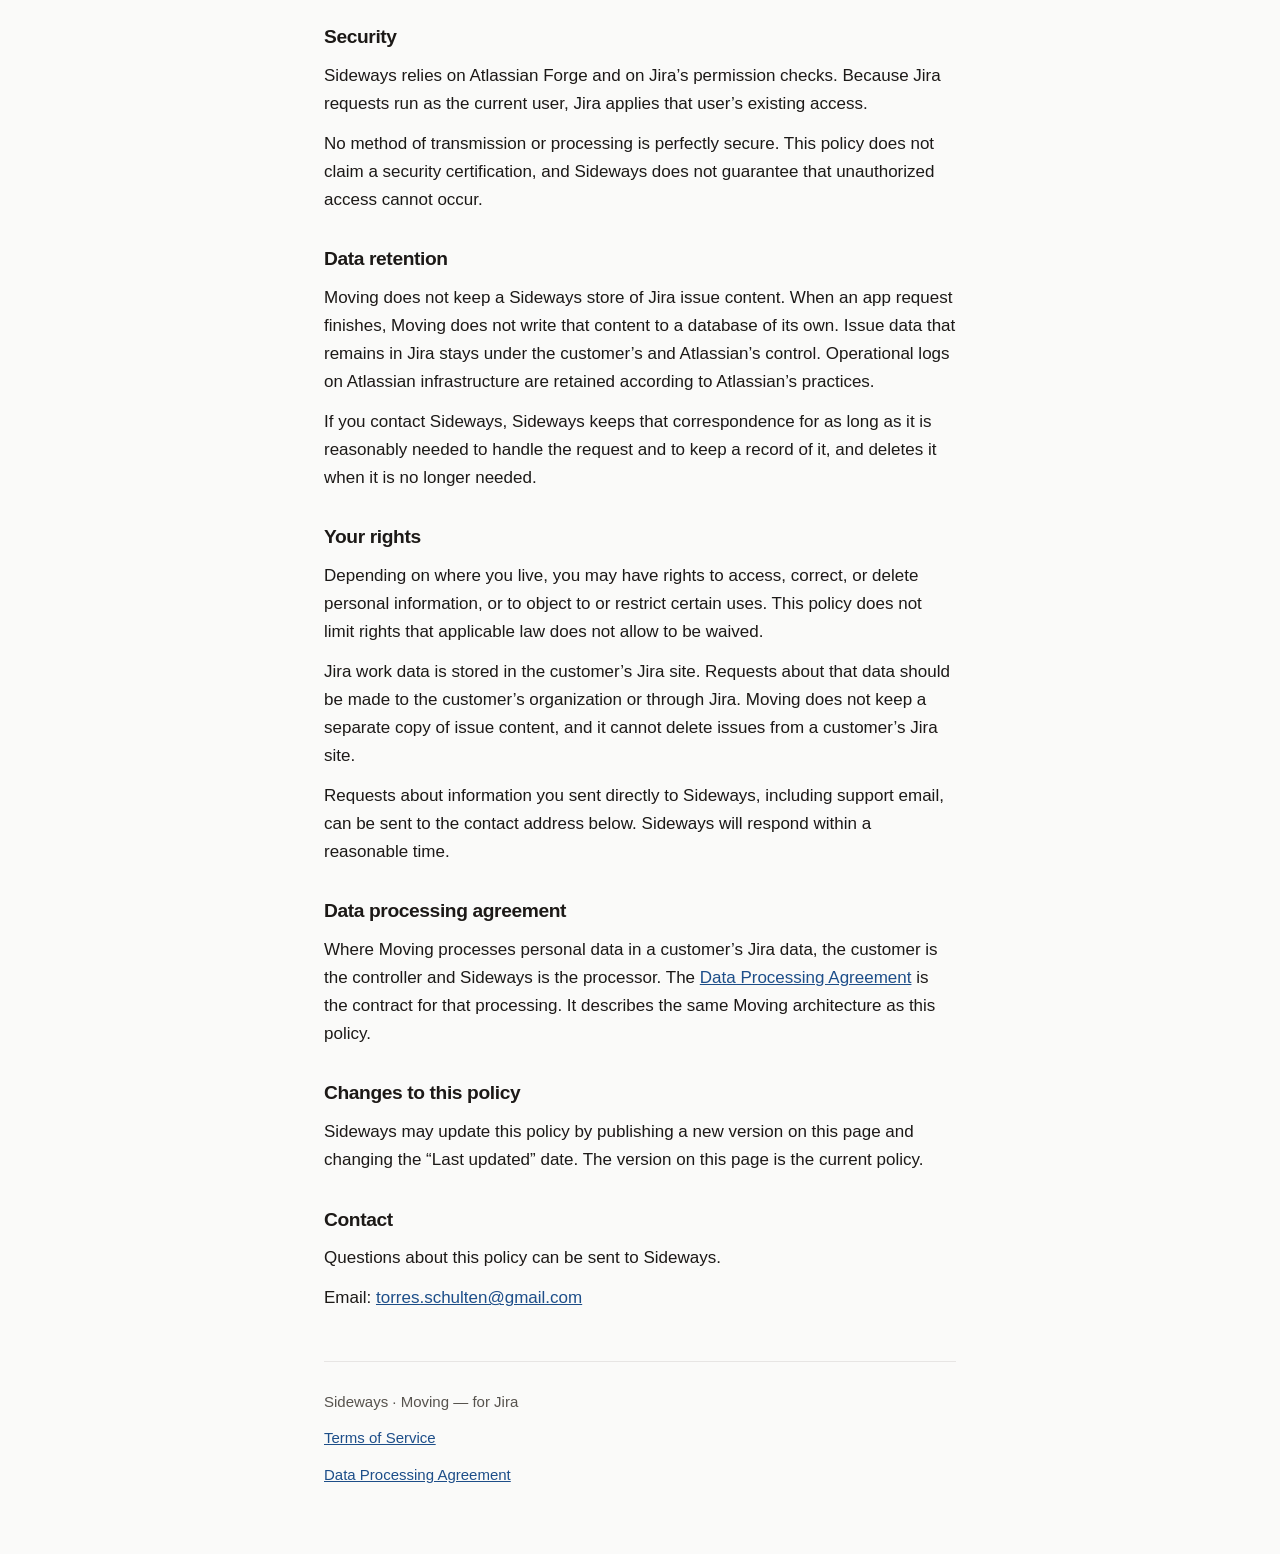
<file: privacy/index.html>
<!DOCTYPE html>
<html lang="en">
<head>
  <meta charset="utf-8">
  <meta name="viewport" content="width=device-width, initial-scale=1">
  <meta name="referrer" content="no-referrer">
  <title>Sideways Privacy Policy</title>
  <meta name="description" content="Privacy Policy for Sideways and Moving — for Jira.">
  <link rel="icon" href="../favicon.png" type="image/png" sizes="192x192">
  <link rel="apple-touch-icon" href="../favicon.png">
  <link rel="stylesheet" href="../styles.css">
</head>
<body>
  <div class="wrap">
    <header class="site-header">
      <a class="brand" href="../">Sideways</a>
      <nav class="nav" aria-label="Site">
        <a href="../moving/">Moving</a>
        <a href="./" aria-current="page">Privacy Policy</a>
        <a href="../terms/">Terms of Service</a>
        <a href="../dpa/">Data Processing Agreement</a>
      </nav>
    </header>

    <main>
      <h1>Sideways Privacy Policy</h1>
      <p class="meta">Last updated: 20 October 2026</p>
      <p>This policy describes how Sideways handles information in connection with its products and this website. It is written for customers, Jira administrators, users of Moving — for Jira, and people who contact Sideways.</p>

      <h2>Who Sideways is</h2>
      <p>Sideways is an independent software vendor. Sideways publishes software for Atlassian products. The current product is Moving — for Jira.</p>
      <p>Sideways is not Atlassian. Atlassian provides Jira, Atlassian Forge, and the Atlassian Marketplace. Atlassian’s handling of account, billing, and Jira data is described in Atlassian’s own policies and agreements with the customer.</p>

      <h2>Products covered by this policy</h2>
      <p>This policy currently covers:</p>
      <ul>
        <li>Moving — for Jira, an Atlassian Forge app.</li>
        <li>This Sideways website, which publishes Sideways legal documents.</li>
      </ul>
      <p>If Sideways later offers another product, this policy will be updated to describe that product before it relies on different data practices.</p>

      <h2>Moving — for Jira</h2>
      <p>Moving — for Jira is an Atlassian Forge app. It runs on Atlassian infrastructure and uses native Forge and Jira APIs. It helps the person viewing it understand how active issues are moving through workflow.</p>
      <p>Jira requests are made on behalf of the user who is viewing the app. Moving can read only Jira work data that user is already allowed to read. The app is currently granted the Jira scope <code>read:jira-work</code>.</p>

      <h2>What information Moving accesses</h2>
      <p>Moving reads Jira work data needed to analyze active issues and workflow history. In the current version, that includes:</p>
      <ul>
        <li>Issue identifiers and keys</li>
        <li>Summaries</li>
        <li>Status</li>
        <li>Project</li>
        <li>Created and updated timestamps</li>
        <li>Assignee name and Atlassian account identifier, when an issue has an assignee</li>
        <li>The Jira status catalogue</li>
        <li>Status-change history used to understand workflow movement</li>
      </ul>
      <p>To compare current time in status with recent workflow, Moving also reads identifiers, project, creation time, and status history for a limited set of completed issues in the same projects.</p>
      <p>Jira issue data may contain personal information. Summaries and other issue fields can include names, assignee information, issue content, and activity information. Sideways does not claim that Moving processes no personal data.</p>
      <p>The current scope does not let Moving edit Jira issues. Moving does not request scopes for a Sideways-operated backend, because it does not have one.</p>

      <h2>How information is used</h2>
      <p>Moving uses the Jira data it reads to compute and display its analysis while the app is running. That analysis is calculated during app execution and shown in the Forge interface.</p>
      <p>Sideways does not use Jira data for advertising. Sideways does not sell customer data. Sideways does not use Jira data to train AI models. Moving does not currently use third-party AI services. Sideways does not send Jira issue data to an external backend.</p>

      <h2>Data storage</h2>
      <p>Moving does not have its own database. It does not use Forge persistent storage, including Forge SQL, Forge key-value storage, Forge custom entities, or app-managed entity properties, to store Jira data.</p>
      <p>Moving does not intentionally persist Jira issue content outside Atlassian infrastructure. Issue data is processed on Atlassian infrastructure for the app request, and the result is shown in Jira. The customer’s Jira site remains the system of record for issues.</p>
      <p>The app may write operational log messages, such as error text and aggregate counts, to the Forge logging service. Those logs remain on Atlassian infrastructure. Sideways does not use them to assemble a separate copy of customer issue content.</p>

      <h2>Data sharing</h2>
      <p>Sideways does not sell customer data and does not share Jira issue data with advertisers or data brokers. Sideways does not send Jira issue data to a backend operated by Sideways.</p>
      <p>Jira data accessed by Moving is processed through Atlassian Forge and Jira APIs on Atlassian infrastructure. Atlassian processes that data under its relationship with the customer.</p>
      <p>If you contact Sideways for support, Sideways receives the contact details and any other information you choose to provide, such as your name, email address, and the contents of your message. Sideways uses that information to respond and to keep a record of the exchange. Sideways does not sell it.</p>

      <h2>External services</h2>
      <p>Moving depends on Atlassian Forge and Jira. It does not use external analytics, advertising trackers, or a third-party analytics service. It does not currently use third-party AI services.</p>
      <p>This website is static HTML hosted on GitHub Pages. Sideways does not set cookies on it and does not add analytics, advertising, or tracking scripts. GitHub, as the host, may process connection data under GitHub’s own policies. Sideways does not control that hosting infrastructure.</p>

      <h2>Atlassian Forge</h2>
      <p>Moving is built and runs as an Atlassian Forge app. Forge executes the app on Atlassian infrastructure. Sideways does not host a separate application server for Moving, and the app is not configured to call out to a Sideways service.</p>
      <p>The app’s Jira access is limited to the scopes installed with it. The scope currently used to read Jira work data is <code>read:jira-work</code>.</p>

      <h2>Security</h2>
      <p>Sideways relies on Atlassian Forge and on Jira’s permission checks. Because Jira requests run as the current user, Jira applies that user’s existing access.</p>
      <p>No method of transmission or processing is perfectly secure. This policy does not claim a security certification, and Sideways does not guarantee that unauthorized access cannot occur.</p>

      <h2>Data retention</h2>
      <p>Moving does not keep a Sideways store of Jira issue content. When an app request finishes, Moving does not write that content to a database of its own. Issue data that remains in Jira stays under the customer’s and Atlassian’s control. Operational logs on Atlassian infrastructure are retained according to Atlassian’s practices.</p>
      <p>If you contact Sideways, Sideways keeps that correspondence for as long as it is reasonably needed to handle the request and to keep a record of it, and deletes it when it is no longer needed.</p>

      <h2>Your rights</h2>
      <p>Depending on where you live, you may have rights to access, correct, or delete personal information, or to object to or restrict certain uses. This policy does not limit rights that applicable law does not allow to be waived.</p>
      <p>Jira work data is stored in the customer’s Jira site. Requests about that data should be made to the customer’s organization or through Jira. Moving does not keep a separate copy of issue content, and it cannot delete issues from a customer’s Jira site.</p>
      <p>Requests about information you sent directly to Sideways, including support email, can be sent to the contact address below. Sideways will respond within a reasonable time.</p>

      <h2>Data processing agreement</h2>
      <p>Where Moving processes personal data in a customer’s Jira data, the customer is the controller and Sideways is the processor. The <a href="../dpa/">Data Processing Agreement</a> is the contract for that processing. It describes the same Moving architecture as this policy.</p>

      <h2>Changes to this policy</h2>
      <p>Sideways may update this policy by publishing a new version on this page and changing the “Last updated” date. The version on this page is the current policy.</p>

      <h2>Contact</h2>
      <p>Questions about this policy can be sent to Sideways.</p>
      <p>Email: <a href="mailto:torres.schulten@gmail.com">torres.schulten@gmail.com</a></p>
    </main>

    <footer class="site-footer">
      <p>Sideways · Moving — for Jira</p>
      <p><a href="../terms/">Terms of Service</a></p>
      <p><a href="../dpa/">Data Processing Agreement</a></p>
    </footer>
  </div>
</body>
</html>
</file>
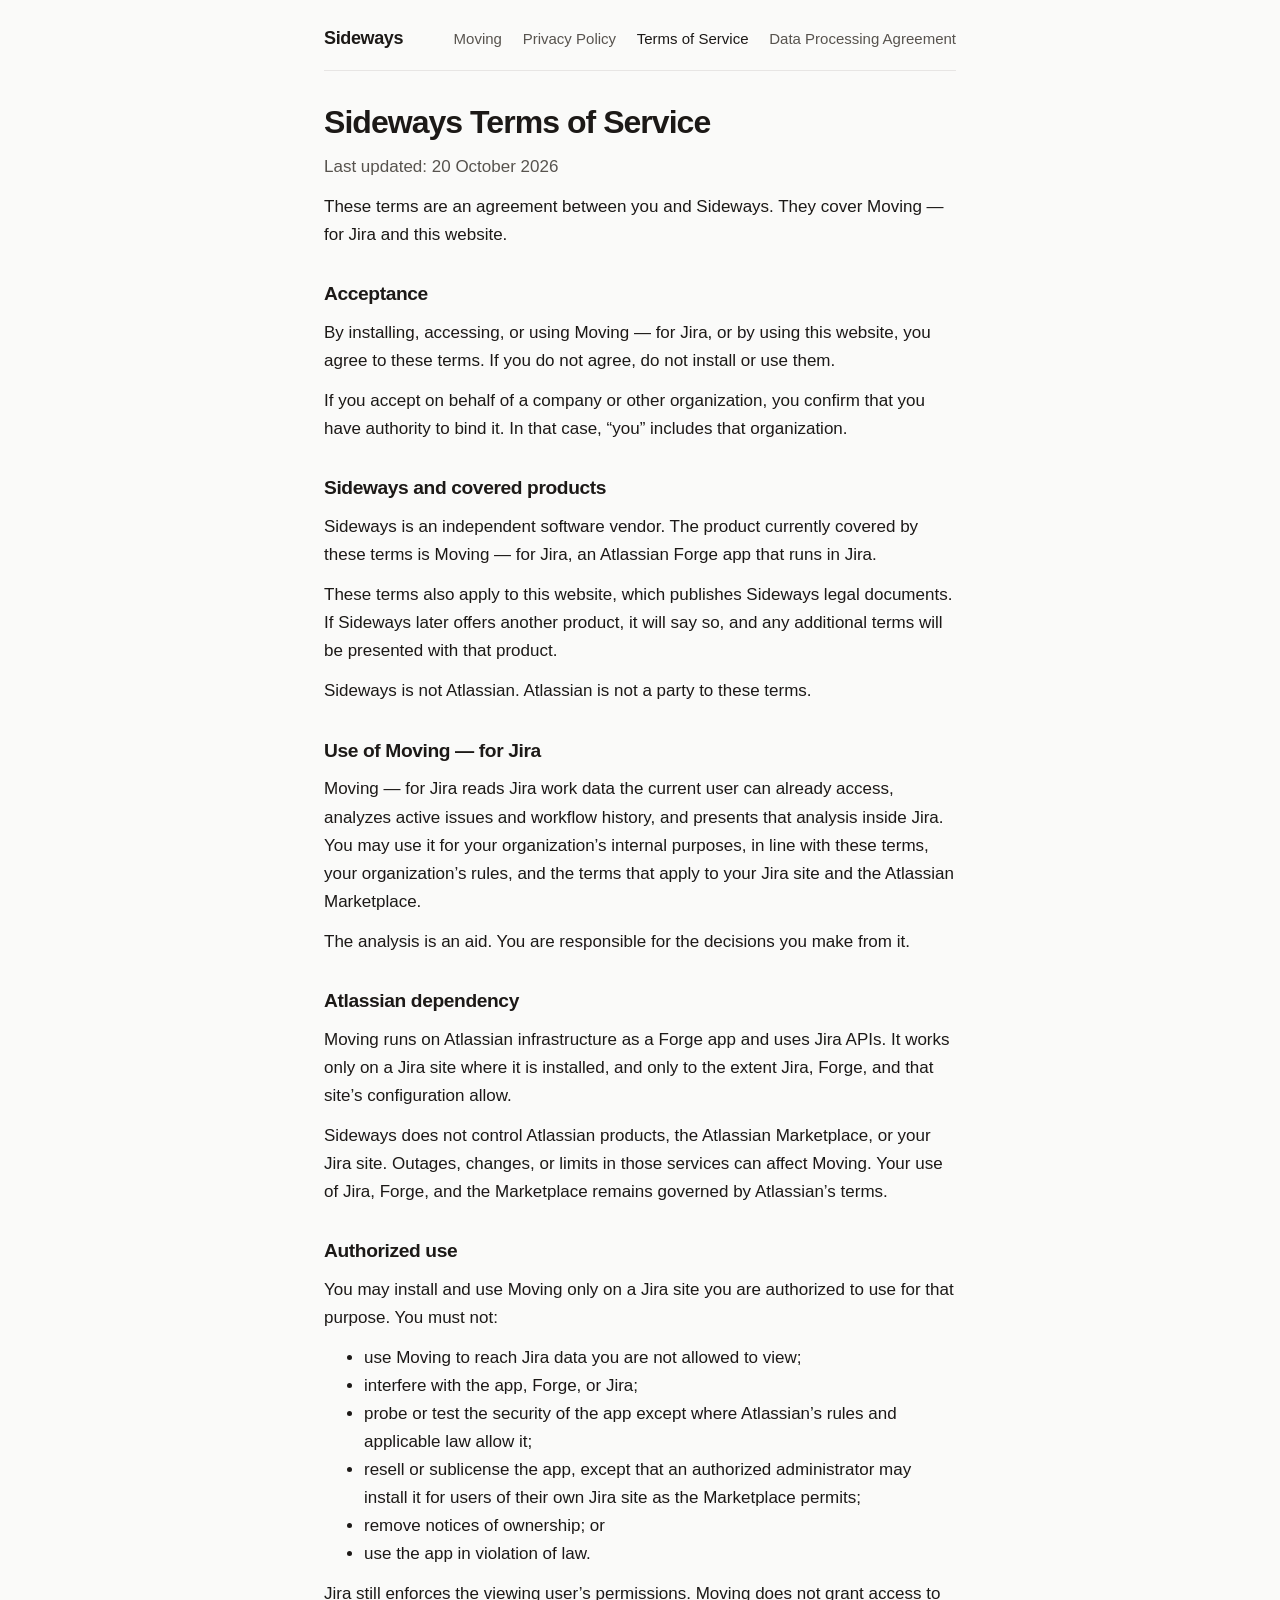
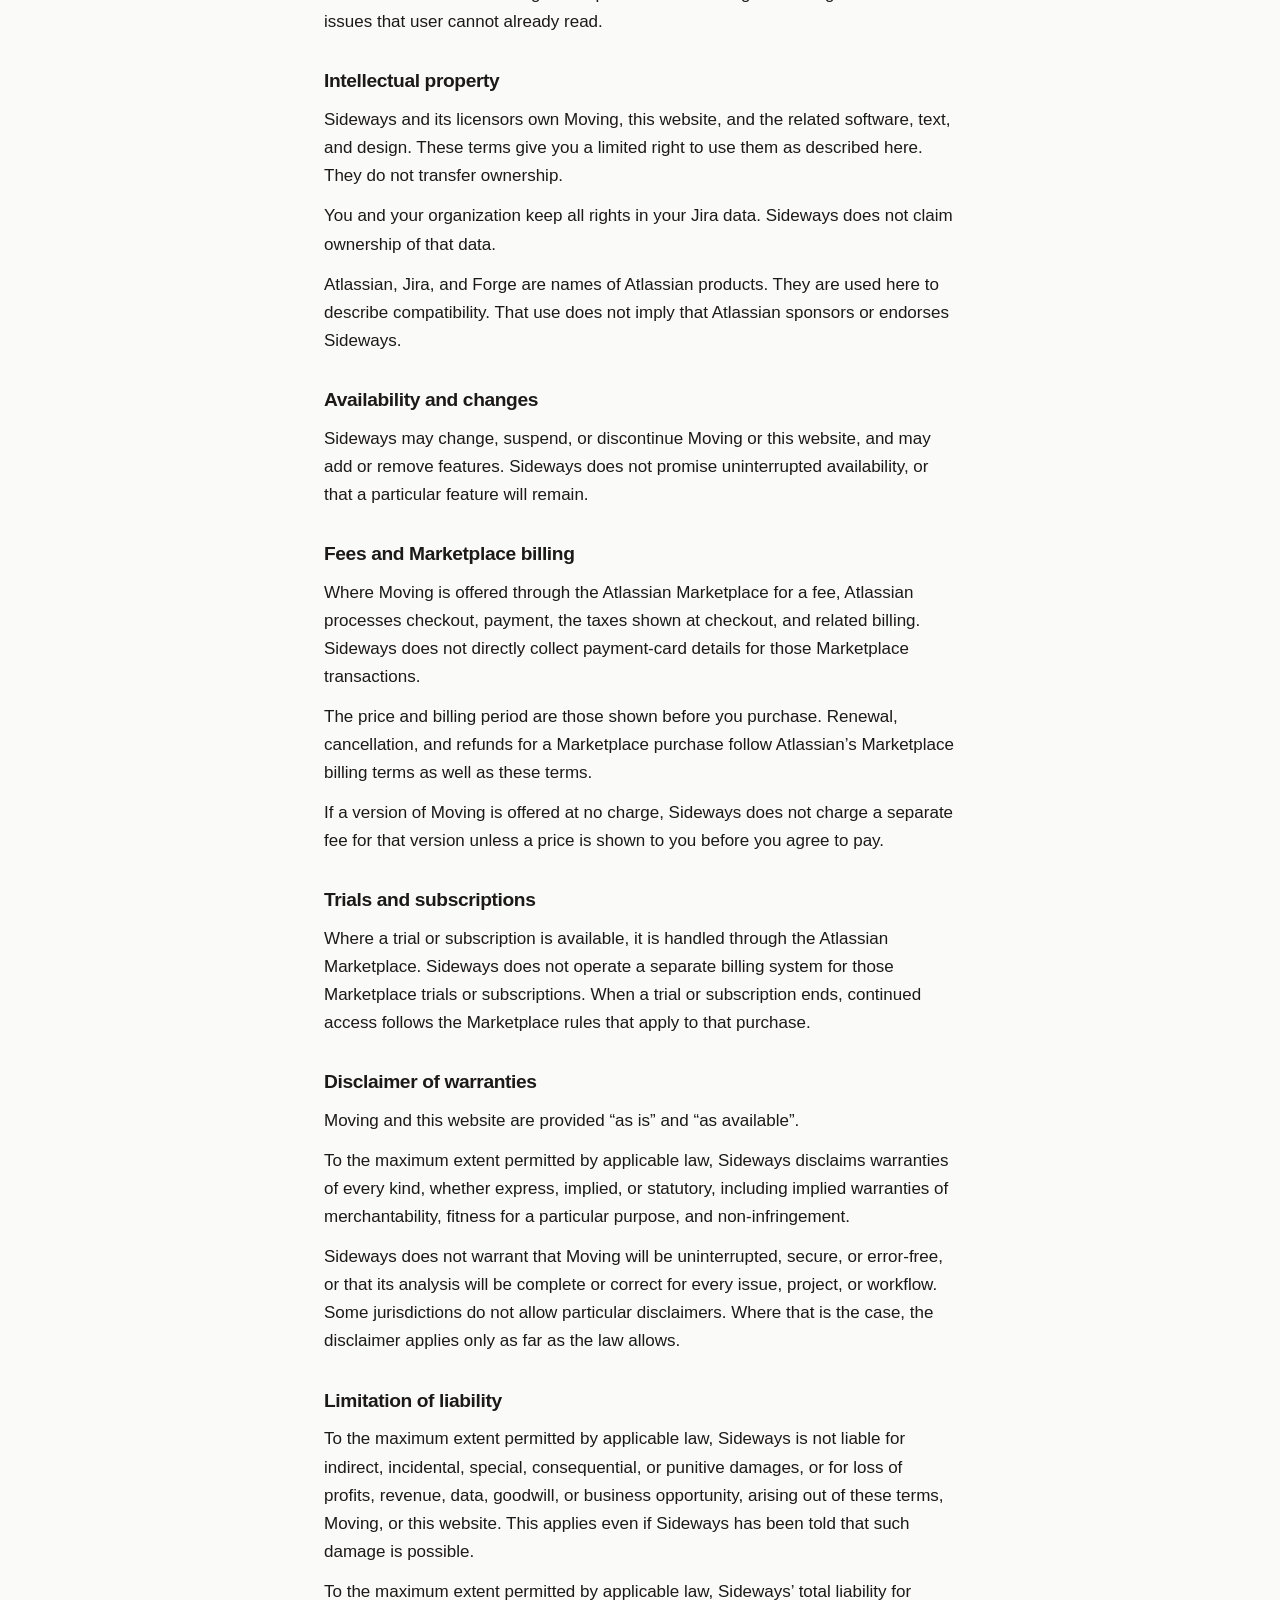
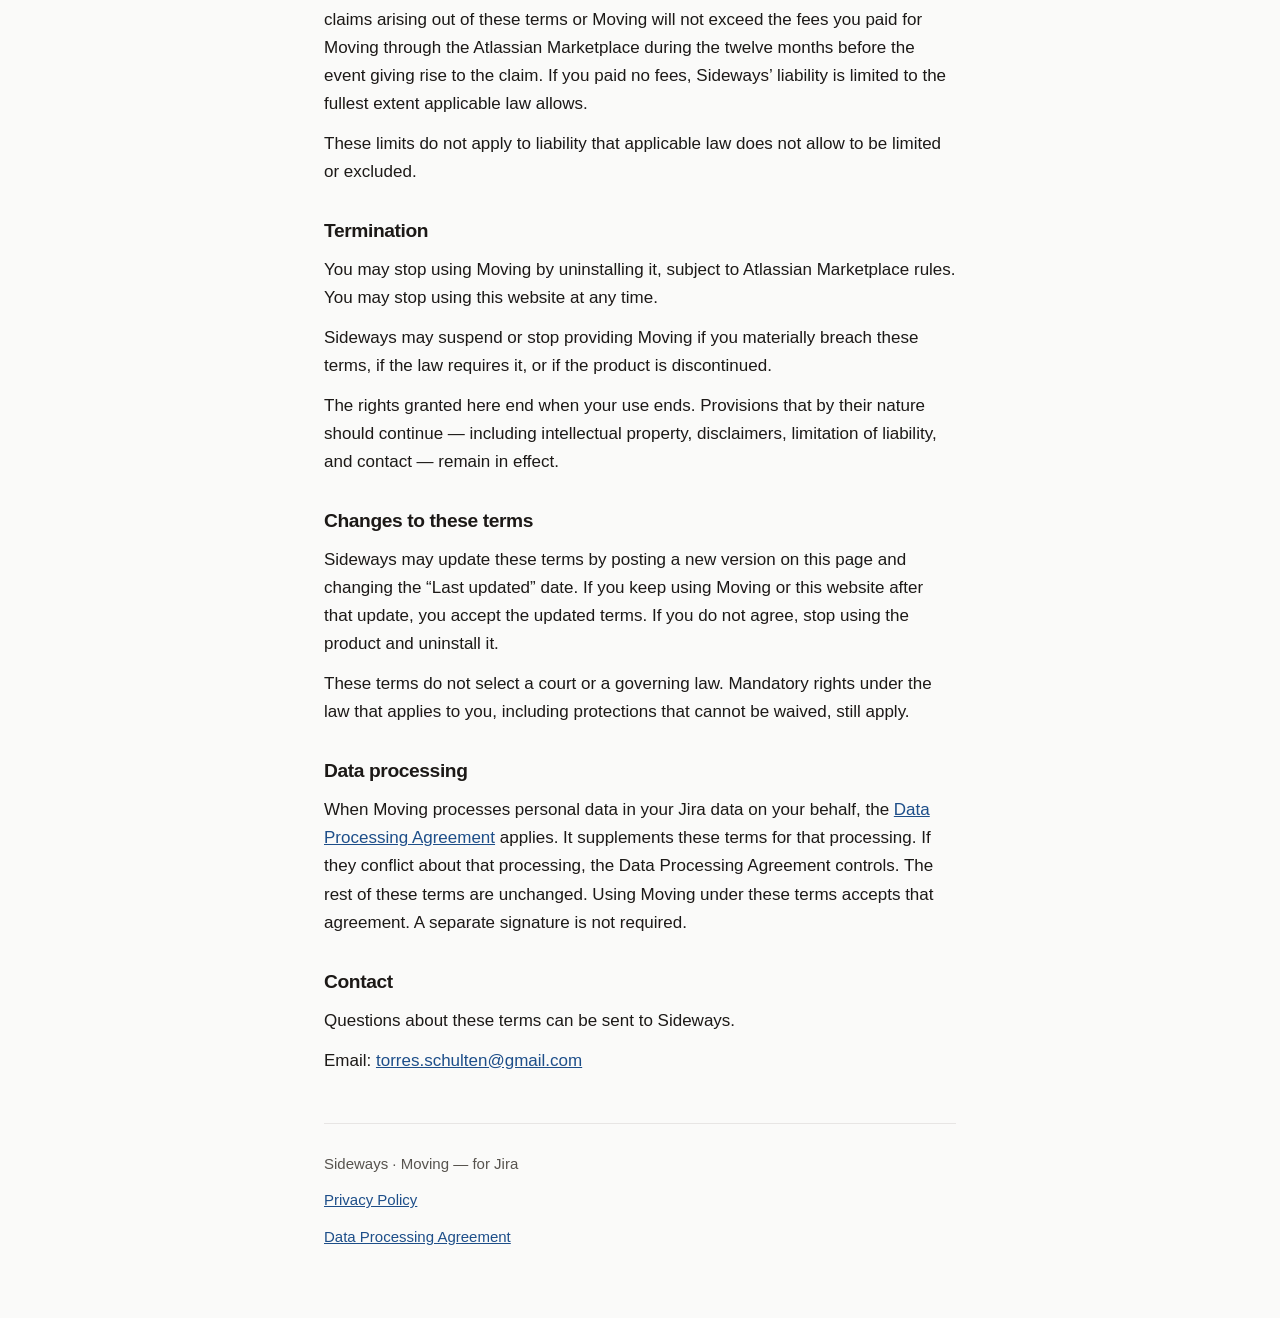
<file: terms/index.html>
<!DOCTYPE html>
<html lang="en">
<head>
  <meta charset="utf-8">
  <meta name="viewport" content="width=device-width, initial-scale=1">
  <meta name="referrer" content="no-referrer">
  <title>Sideways Terms of Service</title>
  <meta name="description" content="Terms of Service for Sideways and Moving — for Jira.">
  <link rel="icon" href="../favicon.png" type="image/png" sizes="192x192">
  <link rel="apple-touch-icon" href="../favicon.png">
  <link rel="stylesheet" href="../styles.css">
</head>
<body>
  <div class="wrap">
    <header class="site-header">
      <a class="brand" href="../">Sideways</a>
      <nav class="nav" aria-label="Site">
        <a href="../moving/">Moving</a>
        <a href="../privacy/">Privacy Policy</a>
        <a href="./" aria-current="page">Terms of Service</a>
        <a href="../dpa/">Data Processing Agreement</a>
      </nav>
    </header>

    <main>
      <h1>Sideways Terms of Service</h1>
      <p class="meta">Last updated: 20 October 2026</p>
      <p>These terms are an agreement between you and Sideways. They cover Moving — for Jira and this website.</p>

      <h2>Acceptance</h2>
      <p>By installing, accessing, or using Moving — for Jira, or by using this website, you agree to these terms. If you do not agree, do not install or use them.</p>
      <p>If you accept on behalf of a company or other organization, you confirm that you have authority to bind it. In that case, “you” includes that organization.</p>

      <h2>Sideways and covered products</h2>
      <p>Sideways is an independent software vendor. The product currently covered by these terms is Moving — for Jira, an Atlassian Forge app that runs in Jira.</p>
      <p>These terms also apply to this website, which publishes Sideways legal documents. If Sideways later offers another product, it will say so, and any additional terms will be presented with that product.</p>
      <p>Sideways is not Atlassian. Atlassian is not a party to these terms.</p>

      <h2>Use of Moving — for Jira</h2>
      <p>Moving — for Jira reads Jira work data the current user can already access, analyzes active issues and workflow history, and presents that analysis inside Jira. You may use it for your organization’s internal purposes, in line with these terms, your organization’s rules, and the terms that apply to your Jira site and the Atlassian Marketplace.</p>
      <p>The analysis is an aid. You are responsible for the decisions you make from it.</p>

      <h2>Atlassian dependency</h2>
      <p>Moving runs on Atlassian infrastructure as a Forge app and uses Jira APIs. It works only on a Jira site where it is installed, and only to the extent Jira, Forge, and that site’s configuration allow.</p>
      <p>Sideways does not control Atlassian products, the Atlassian Marketplace, or your Jira site. Outages, changes, or limits in those services can affect Moving. Your use of Jira, Forge, and the Marketplace remains governed by Atlassian’s terms.</p>

      <h2>Authorized use</h2>
      <p>You may install and use Moving only on a Jira site you are authorized to use for that purpose. You must not:</p>
      <ul>
        <li>use Moving to reach Jira data you are not allowed to view;</li>
        <li>interfere with the app, Forge, or Jira;</li>
        <li>probe or test the security of the app except where Atlassian’s rules and applicable law allow it;</li>
        <li>resell or sublicense the app, except that an authorized administrator may install it for users of their own Jira site as the Marketplace permits;</li>
        <li>remove notices of ownership; or</li>
        <li>use the app in violation of law.</li>
      </ul>
      <p>Jira still enforces the viewing user’s permissions. Moving does not grant access to issues that user cannot already read.</p>

      <h2>Intellectual property</h2>
      <p>Sideways and its licensors own Moving, this website, and the related software, text, and design. These terms give you a limited right to use them as described here. They do not transfer ownership.</p>
      <p>You and your organization keep all rights in your Jira data. Sideways does not claim ownership of that data.</p>
      <p>Atlassian, Jira, and Forge are names of Atlassian products. They are used here to describe compatibility. That use does not imply that Atlassian sponsors or endorses Sideways.</p>

      <h2>Availability and changes</h2>
      <p>Sideways may change, suspend, or discontinue Moving or this website, and may add or remove features. Sideways does not promise uninterrupted availability, or that a particular feature will remain.</p>

      <h2>Fees and Marketplace billing</h2>
      <p>Where Moving is offered through the Atlassian Marketplace for a fee, Atlassian processes checkout, payment, the taxes shown at checkout, and related billing. Sideways does not directly collect payment-card details for those Marketplace transactions.</p>
      <p>The price and billing period are those shown before you purchase. Renewal, cancellation, and refunds for a Marketplace purchase follow Atlassian’s Marketplace billing terms as well as these terms.</p>
      <p>If a version of Moving is offered at no charge, Sideways does not charge a separate fee for that version unless a price is shown to you before you agree to pay.</p>

      <h2>Trials and subscriptions</h2>
      <p>Where a trial or subscription is available, it is handled through the Atlassian Marketplace. Sideways does not operate a separate billing system for those Marketplace trials or subscriptions. When a trial or subscription ends, continued access follows the Marketplace rules that apply to that purchase.</p>

      <h2>Disclaimer of warranties</h2>
      <p>Moving and this website are provided “as is” and “as available”.</p>
      <p>To the maximum extent permitted by applicable law, Sideways disclaims warranties of every kind, whether express, implied, or statutory, including implied warranties of merchantability, fitness for a particular purpose, and non-infringement.</p>
      <p>Sideways does not warrant that Moving will be uninterrupted, secure, or error-free, or that its analysis will be complete or correct for every issue, project, or workflow. Some jurisdictions do not allow particular disclaimers. Where that is the case, the disclaimer applies only as far as the law allows.</p>

      <h2>Limitation of liability</h2>
      <p>To the maximum extent permitted by applicable law, Sideways is not liable for indirect, incidental, special, consequential, or punitive damages, or for loss of profits, revenue, data, goodwill, or business opportunity, arising out of these terms, Moving, or this website. This applies even if Sideways has been told that such damage is possible.</p>
      <p>To the maximum extent permitted by applicable law, Sideways’ total liability for claims arising out of these terms or Moving will not exceed the fees you paid for Moving through the Atlassian Marketplace during the twelve months before the event giving rise to the claim. If you paid no fees, Sideways’ liability is limited to the fullest extent applicable law allows.</p>
      <p>These limits do not apply to liability that applicable law does not allow to be limited or excluded.</p>

      <h2>Termination</h2>
      <p>You may stop using Moving by uninstalling it, subject to Atlassian Marketplace rules. You may stop using this website at any time.</p>
      <p>Sideways may suspend or stop providing Moving if you materially breach these terms, if the law requires it, or if the product is discontinued.</p>
      <p>The rights granted here end when your use ends. Provisions that by their nature should continue — including intellectual property, disclaimers, limitation of liability, and contact — remain in effect.</p>

      <h2>Changes to these terms</h2>
      <p>Sideways may update these terms by posting a new version on this page and changing the “Last updated” date. If you keep using Moving or this website after that update, you accept the updated terms. If you do not agree, stop using the product and uninstall it.</p>
      <p>These terms do not select a court or a governing law. Mandatory rights under the law that applies to you, including protections that cannot be waived, still apply.</p>

      <h2>Data processing</h2>
      <p>When Moving processes personal data in your Jira data on your behalf, the <a href="../dpa/">Data Processing Agreement</a> applies. It supplements these terms for that processing. If they conflict about that processing, the Data Processing Agreement controls. The rest of these terms are unchanged. Using Moving under these terms accepts that agreement. A separate signature is not required.</p>

      <h2>Contact</h2>
      <p>Questions about these terms can be sent to Sideways.</p>
      <p>Email: <a href="mailto:torres.schulten@gmail.com">torres.schulten@gmail.com</a></p>
    </main>

    <footer class="site-footer">
      <p>Sideways · Moving — for Jira</p>
      <p><a href="../privacy/">Privacy Policy</a></p>
      <p><a href="../dpa/">Data Processing Agreement</a></p>
    </footer>
  </div>
</body>
</html>
</file>
<file: styles.css>
/* Static site styles. No external fonts, scripts, images, or trackers. */

:root {
  --ink: #1c1917;
  --muted: #57534e;
  --line: #e7e5e4;
  --paper: #fafaf9;
  --card: #ffffff;
  --link: #1d4e89;
  --focus: #1d4e89;
}

@media (prefers-color-scheme: dark) {
  :root {
    --ink: #f5f5f4;
    --muted: #a8a29e;
    --line: #44403c;
    --paper: #1c1917;
    --card: #292524;
    --link: #93c5fd;
    --focus: #93c5fd;
  }
}

* {
  box-sizing: border-box;
}

body {
  margin: 0;
  font-family: -apple-system, BlinkMacSystemFont, "Segoe UI", Helvetica, Arial, sans-serif;
  color: var(--ink);
  background: var(--paper);
  line-height: 1.65;
  font-size: 1.0625rem;
}

.wrap {
  max-width: 42rem;
  margin: 0 auto;
  padding: 1.5rem 1.25rem 3.5rem;
}

.site-header {
  display: flex;
  justify-content: space-between;
  align-items: baseline;
  gap: 1rem;
  flex-wrap: wrap;
  padding-bottom: 1rem;
  border-bottom: 1px solid var(--line);
  margin-bottom: 2rem;
}

.brand {
  color: var(--ink);
  text-decoration: none;
  font-weight: 650;
  letter-spacing: -0.02em;
  font-size: 1.125rem;
}

.nav a {
  color: var(--muted);
  text-decoration: none;
  margin-left: 1rem;
  font-size: 0.9375rem;
  white-space: nowrap;
}

.nav a:first-child {
  margin-left: 0;
}

.nav a:hover,
.nav a[aria-current="page"] {
  color: var(--ink);
}

h1 {
  font-size: 2rem;
  line-height: 1.2;
  letter-spacing: -0.03em;
  font-weight: 650;
  margin: 0 0 0.75rem;
}

h2 {
  font-size: 1.2rem;
  line-height: 1.35;
  letter-spacing: -0.02em;
  margin: 2rem 0 0.5rem;
}

p,
ul {
  margin: 0.75rem 0;
}

.lede,
.meta {
  color: var(--muted);
}

a {
  color: var(--link);
}

a:focus-visible,
.brand:focus-visible {
  outline: 2px solid var(--focus);
  outline-offset: 3px;
}

.card-list {
  list-style: none;
  padding: 0;
  margin: 1.75rem 0 0;
}

.card-list a {
  display: block;
  padding: 1rem 1.1rem;
  border: 1px solid var(--line);
  border-radius: 0.5rem;
  text-decoration: none;
  color: var(--ink);
  background: var(--card);
  margin-bottom: 0.75rem;
}

.card-list a:hover {
  border-color: var(--muted);
}

.card-list span {
  display: block;
  color: var(--muted);
  font-size: 0.9375rem;
  margin-top: 0.25rem;
}

.site-footer {
  margin-top: 3rem;
  padding-top: 1rem;
  border-top: 1px solid var(--line);
  color: var(--muted);
  font-size: 0.9375rem;
}

code {
  font-family: ui-monospace, SFMono-Regular, Menlo, Consolas, monospace;
  font-size: 0.92em;
}

@media (max-width: 40rem) {
  .wrap {
    padding: 1.25rem 1rem 3rem;
  }

  h1 {
    font-size: 1.7rem;
  }

  .nav a {
    margin-left: 0.75rem;
  }
}
</file>
<file: moving/docs.css>
/* Documentation layout for Moving. Uses the shared site tokens in styles.css. */

.wrap-docs {
  max-width: 46rem;
}

.eyebrow {
  margin: 0 0 0.45rem;
  color: var(--link);
  font-size: 0.75rem;
  font-weight: 650;
  letter-spacing: 0.08em;
  text-transform: uppercase;
}

.subtitle {
  margin: 0 0 0.65rem;
  font-size: 1.2rem;
  font-weight: 650;
  letter-spacing: -0.02em;
  line-height: 1.3;
}

.actions {
  display: flex;
  flex-wrap: wrap;
  align-items: center;
  gap: 0.85rem 1.15rem;
  margin: 1.15rem 0 0.25rem;
}

.button {
  display: inline-block;
  padding: 0.55rem 0.9rem;
  border-radius: 0.5rem;
  background: #1d4e89;
  color: #ffffff;
  font-size: 0.9375rem;
  font-weight: 650;
  text-decoration: none;
}

.button:hover {
  background: #163a68;
}

.button:focus-visible,
.quiet-link:focus-visible,
summary:focus-visible {
  outline: 2px solid var(--focus);
  outline-offset: 3px;
}

.quiet-link {
  font-size: 0.9375rem;
}

.card-grid,
.step-grid {
  display: grid;
  grid-template-columns: 1fr;
  gap: 0.75rem;
  margin: 1rem 0 0;
  padding: 0;
  list-style: none;
}

.card-grid article,
.step-grid li,
.example {
  border: 1px solid var(--line);
  border-radius: 0.5rem;
  background: var(--card);
  padding: 0.95rem 1rem;
}

.card-grid h3,
.step-grid h3 {
  margin: 0 0 0.35rem;
  font-size: 1.05rem;
  letter-spacing: -0.02em;
}

.card-grid p,
.step-grid p,
.example p,
.example-label {
  margin: 0.35rem 0 0;
}

.example-label {
  margin-top: 0;
  color: var(--muted);
  font-size: 0.8125rem;
  letter-spacing: 0.04em;
  text-transform: uppercase;
}

.step-grid {
  counter-reset: step;
}

.step-grid li {
  position: relative;
  padding-left: 2.5rem;
}

.step-grid li::before {
  content: counter(step);
  counter-increment: step;
  position: absolute;
  top: 0.95rem;
  left: 0.9rem;
  color: var(--link);
  font-size: 0.85rem;
  font-weight: 650;
}

/* The status word is the label. The border only reinforces it. */
.signal-moving { border-left: 3px solid #1d4e89; }
.signal-slowing { border-left: 3px solid #92400e; }
.signal-waiting { border-left: 3px solid #9a3412; }

.example { margin: 1rem 0; }
.example-key { font-weight: 650; }
.example-state { color: #9a3412; font-weight: 650; }

.example ul,
.steps-list {
  margin: 0.55rem 0 0;
  padding-left: 1.15rem;
}

.example ul { color: var(--muted); }
.steps-list li { margin: 0.4rem 0; }

details {
  border-top: 1px solid var(--line);
  padding: 0.7rem 0;
}

details:last-child { border-bottom: 1px solid var(--line); }

summary {
  cursor: pointer;
  font-weight: 650;
}

.section-links a { margin-right: 1rem; }

@media (min-width: 52rem) {
  .card-grid,
  .step-grid {
    grid-template-columns: repeat(3, minmax(0, 1fr));
  }
}

@media (prefers-color-scheme: dark) {
  .button { background: #93c5fd; color: #1c1917; }
  .button:hover { background: #bfdbfe; }
  .signal-moving { border-left-color: #93c5fd; }
  .signal-slowing { border-left-color: #fdba74; }
  .signal-waiting { border-left-color: #fda4af; }
  .example-state { color: #fda4af; }
}

@media (max-width: 40rem) {
  .subtitle { font-size: 1.1rem; }
}
</file>
